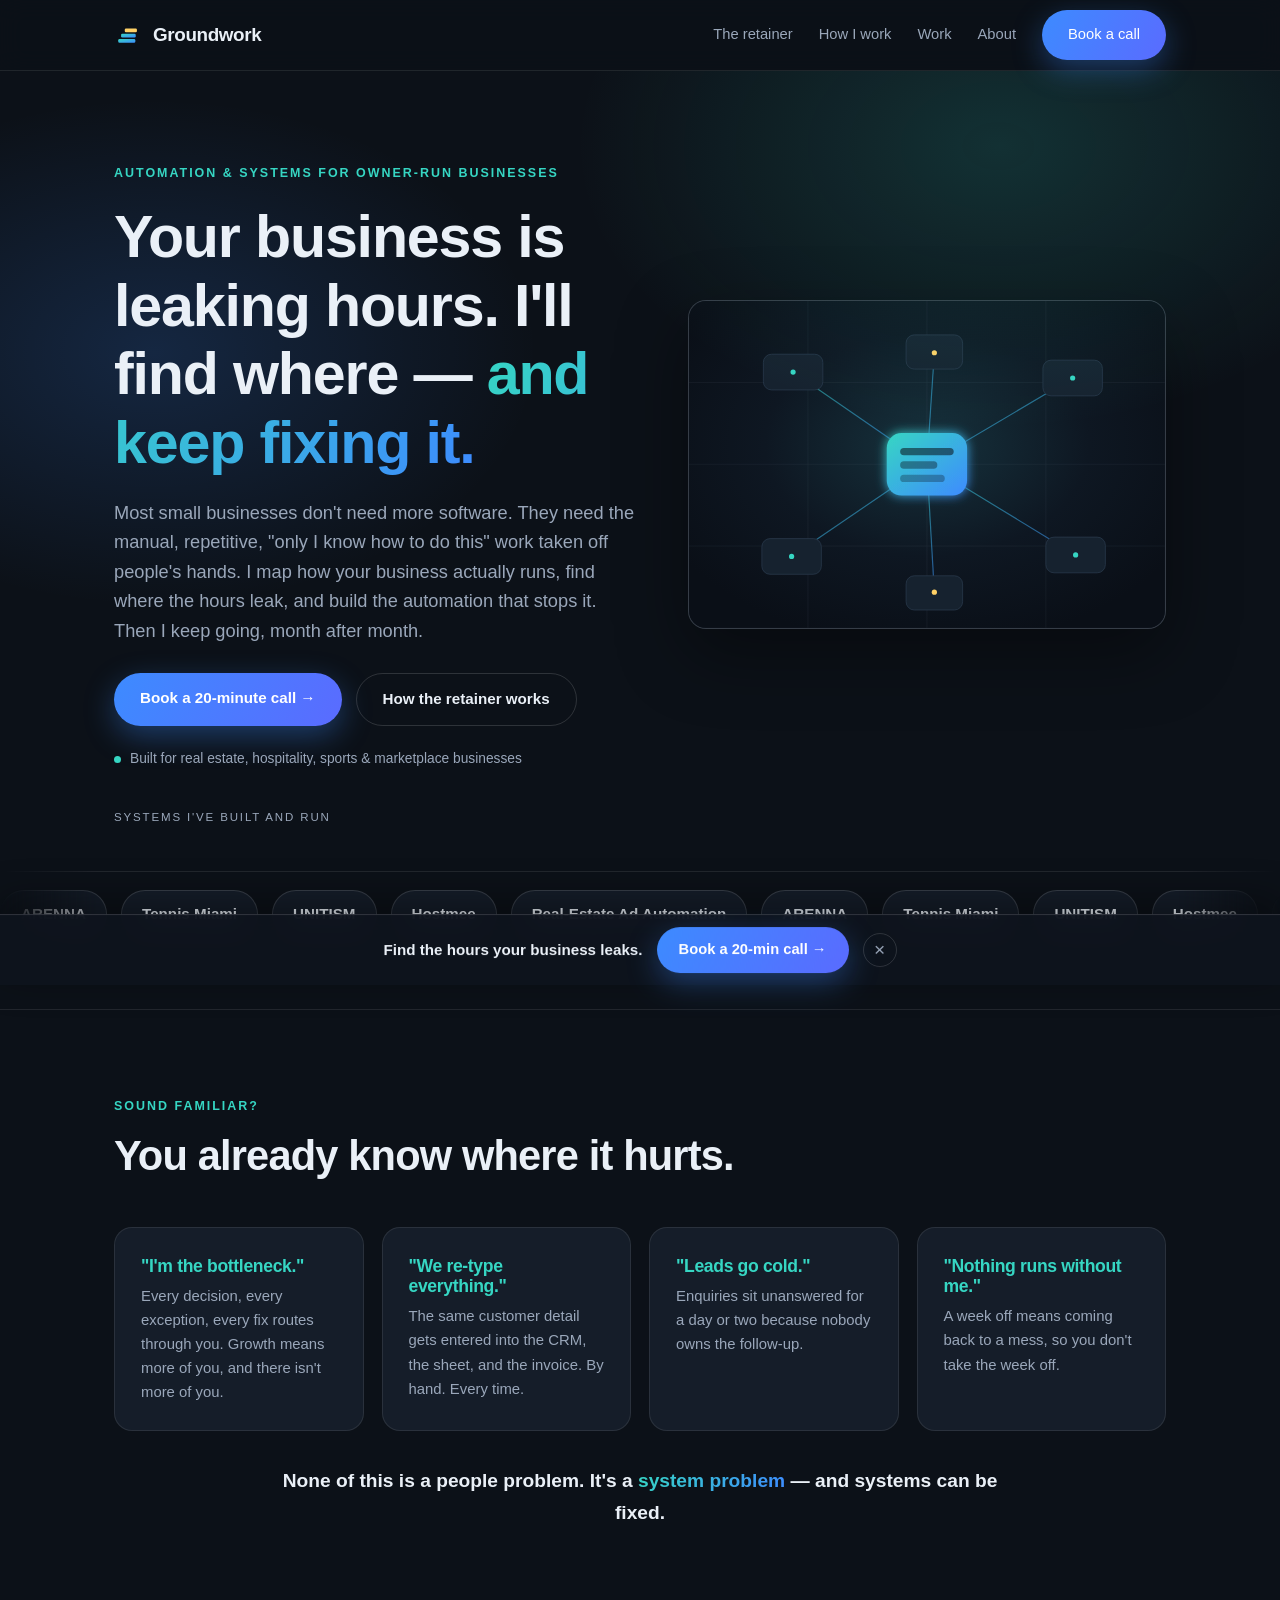
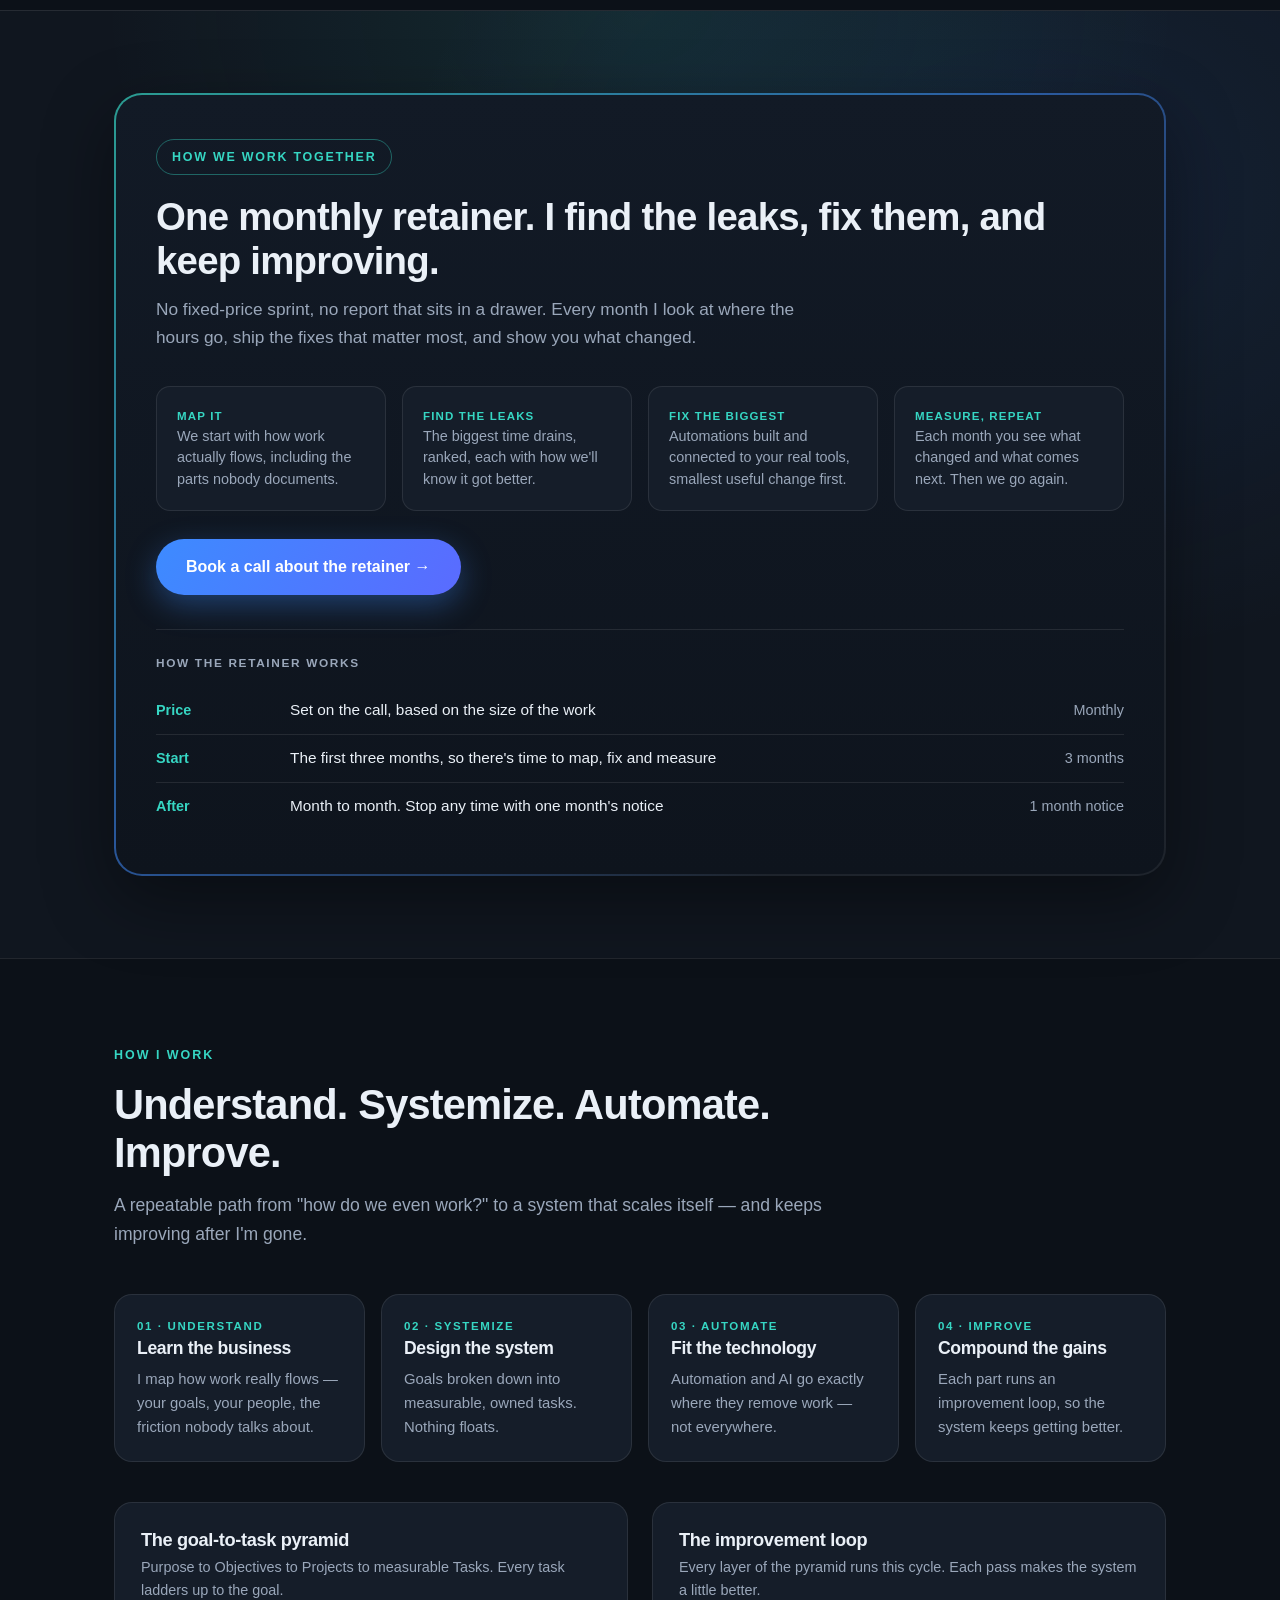
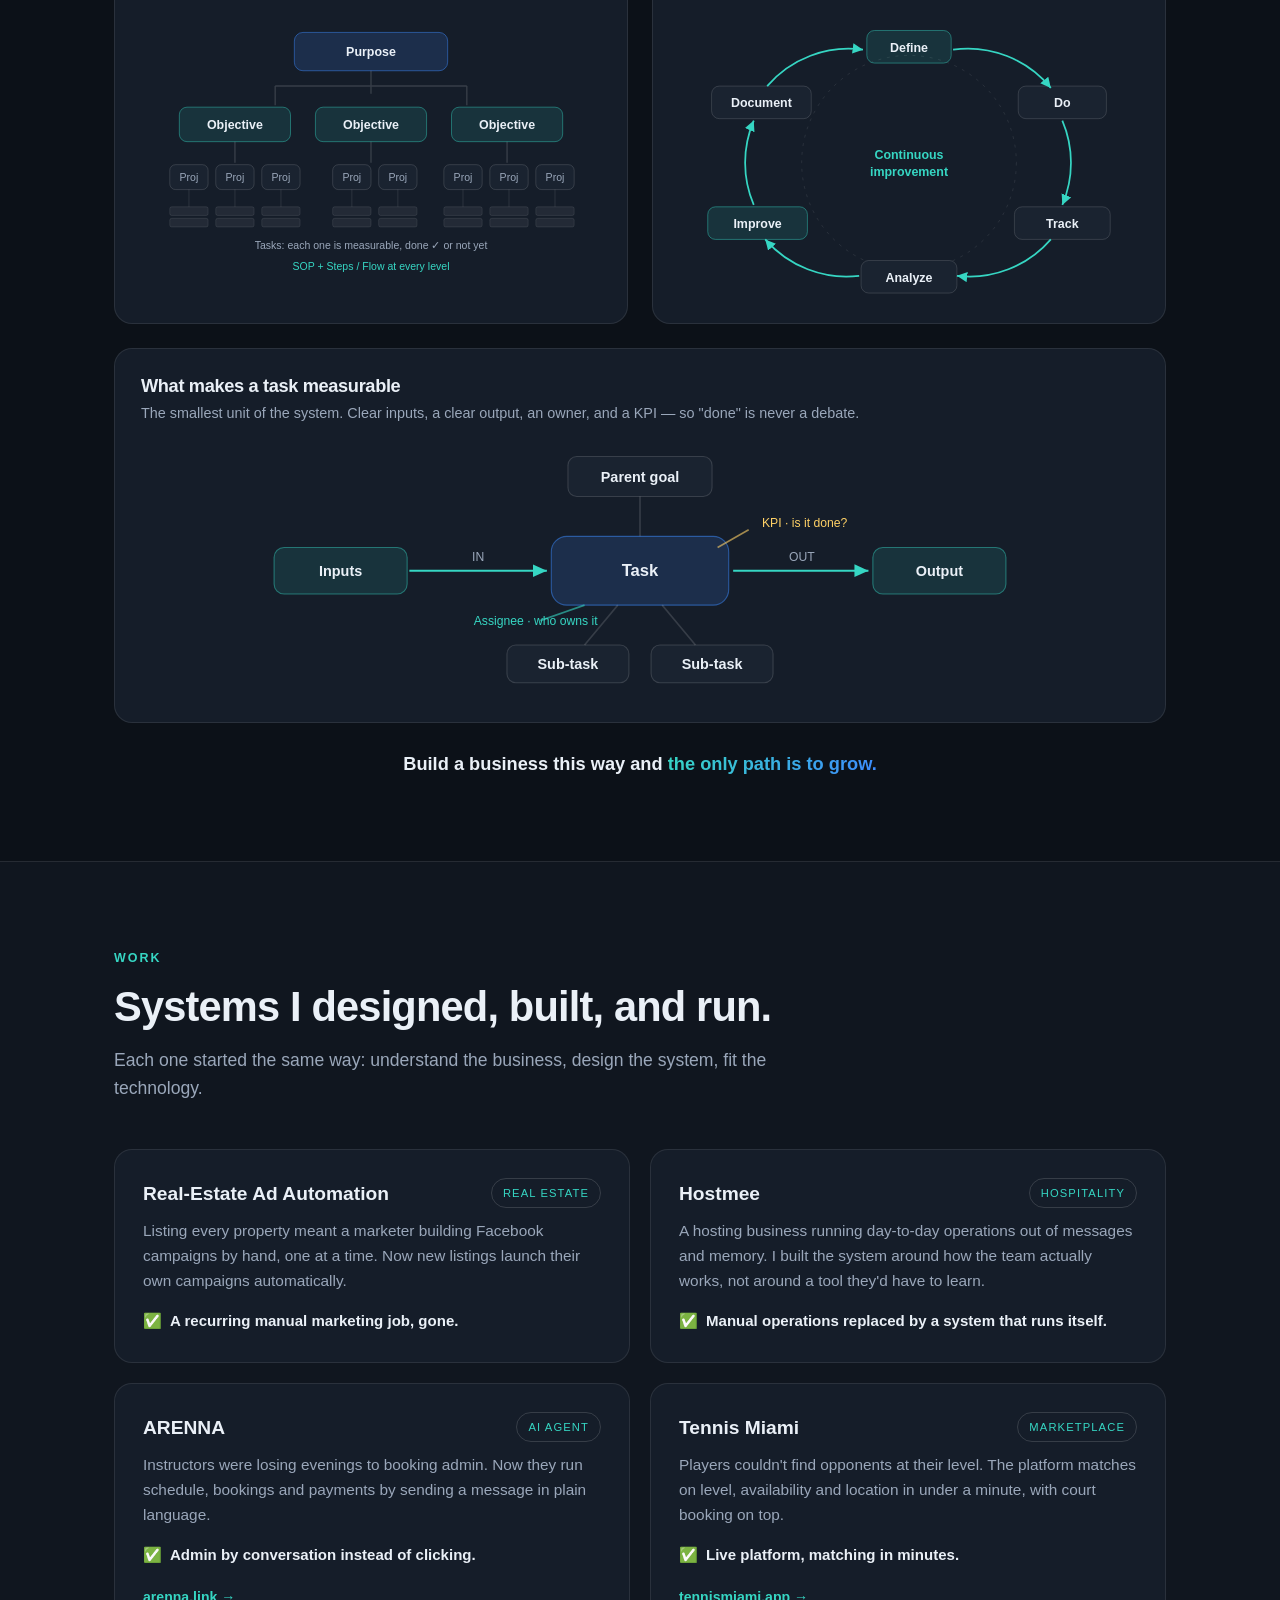
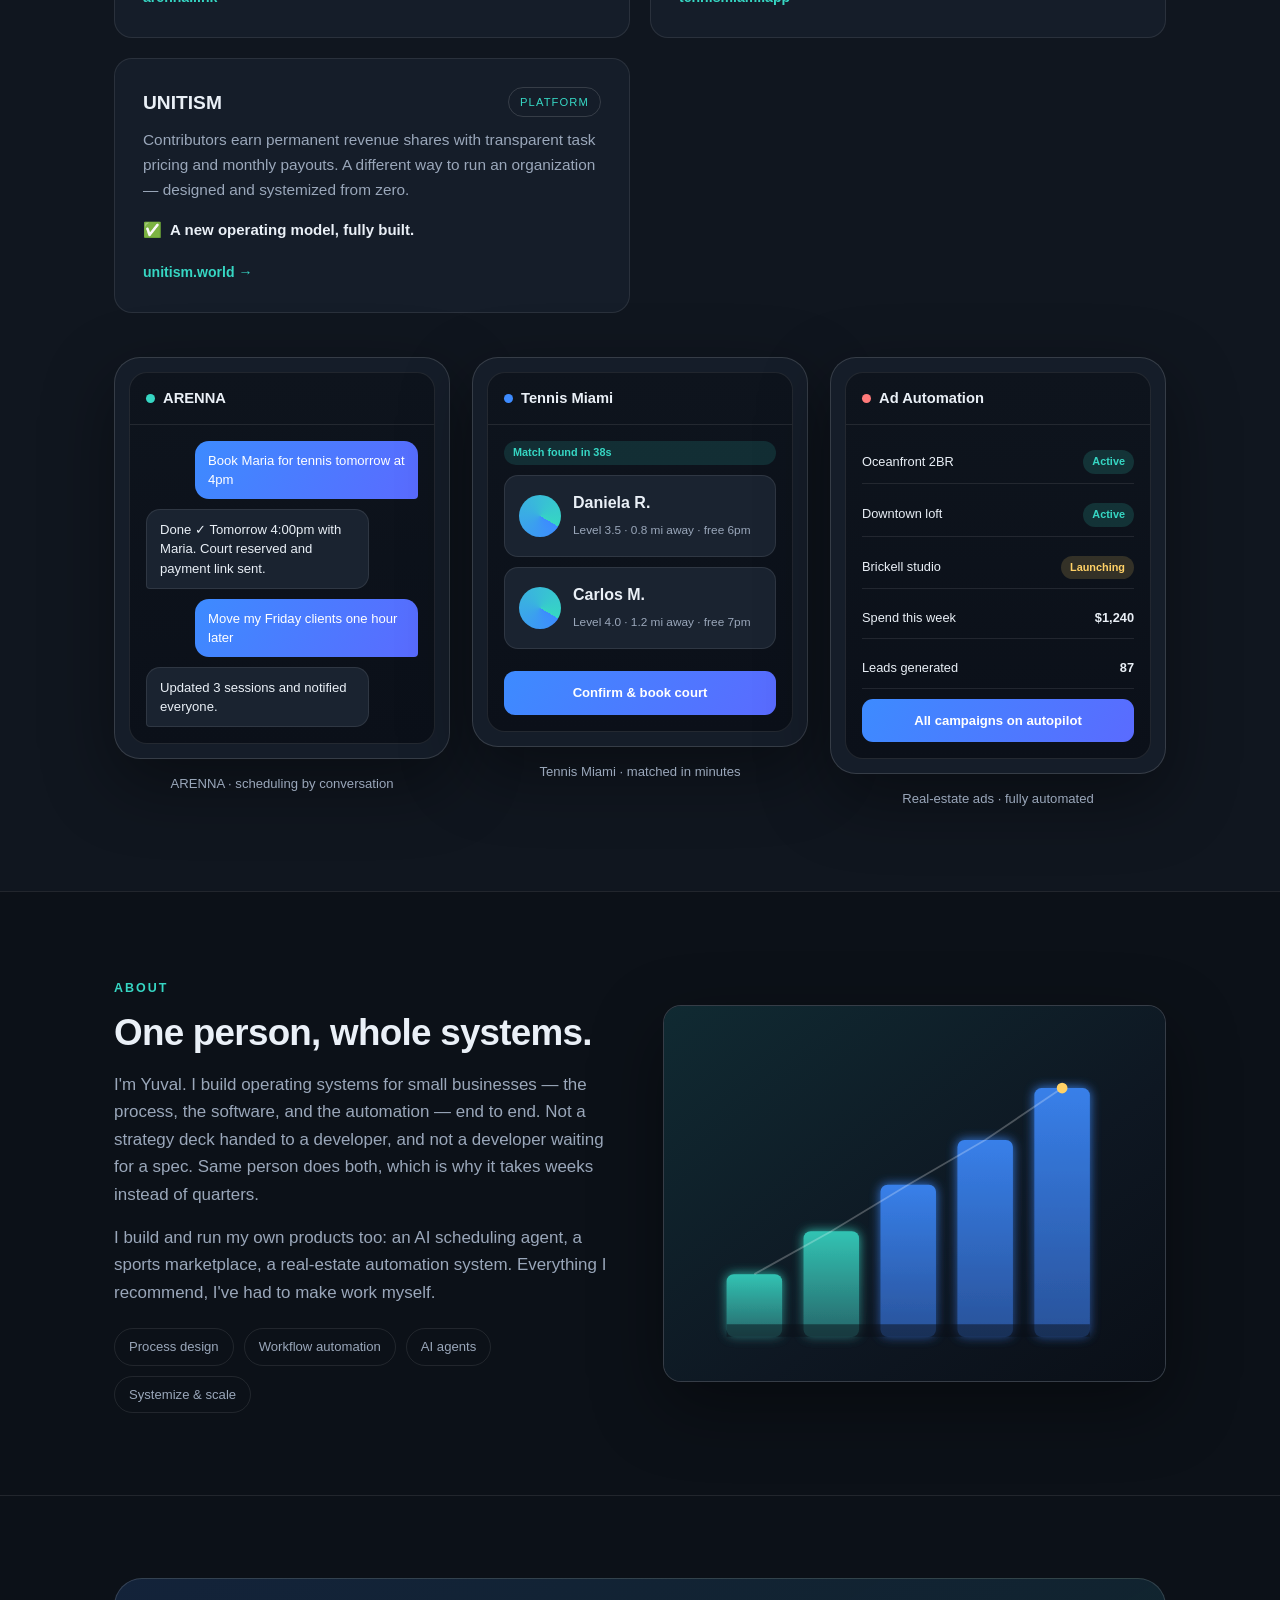
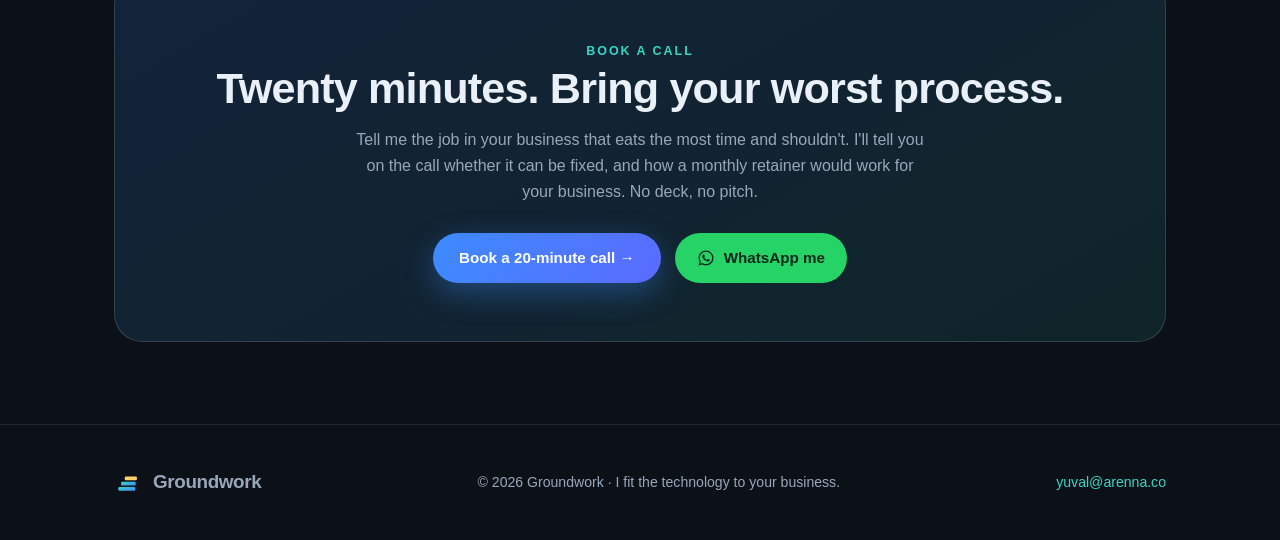
<file: index.html>
<!DOCTYPE html>
<html lang="en">
<head>
<meta charset="UTF-8" />
<meta name="viewport" content="width=device-width, initial-scale=1.0" />
<title>Groundwork — I find the hours your business loses, and automate them</title>
<!-- Groundwork site, deployed from GitHub via Vercel -->
<meta name="description" content="I find the manual, repetitive work your business loses hours to every week, automate it away, and keep improving it month after month. Book a 20-minute call." />
<link rel="canonical" href="https://groundwork-woad.vercel.app/" />

<!-- Open Graph / social (WhatsApp, LinkedIn) -->
<meta property="og:type" content="website" />
<meta property="og:site_name" content="Groundwork" />
<meta property="og:title" content="Your business is leaking hours. I'll find where — and keep fixing it." />
<meta property="og:description" content="I map how your business actually runs, find where the hours leak, and build the automation that stops it, then keep improving it every month. Book a 20-minute call." />
<meta property="og:url" content="https://groundwork-woad.vercel.app/" />
<meta property="og:image" content="https://groundwork-woad.vercel.app/og.png" />
<meta property="og:image:width" content="1200" />
<meta property="og:image:height" content="630" />
<meta name="twitter:card" content="summary_large_image" />
<meta name="twitter:title" content="Your business is leaking hours. I'll find where — and keep fixing it." />
<meta name="twitter:description" content="I find the manual work your business loses hours to, automate it, and keep improving it on a monthly retainer." />
<meta name="twitter:image" content="https://groundwork-woad.vercel.app/og.png" />
<meta name="theme-color" content="#0c1118" />

<link rel="icon" type="image/svg+xml" href="data:image/svg+xml,%3Csvg%20xmlns='http://www.w3.org/2000/svg'%20viewBox='0%200%2064%2064'%3E%3Crect%20width='64'%20height='64'%20rx='14'%20fill='%230c1118'/%3E%3Crect%20x='10'%20y='42'%20width='44'%20height='9'%20rx='3'%20fill='%2336d6c3'/%3E%3Crect%20x='14'%20y='29'%20width='38'%20height='9'%20rx='3'%20fill='%233d8bff'/%3E%3Crect%20x='22'%20y='16'%20width='30'%20height='9'%20rx='3'%20fill='%23ffd166'/%3E%3C/svg%3E" />
<link rel="apple-touch-icon" href="data:image/svg+xml,%3Csvg%20xmlns='http://www.w3.org/2000/svg'%20viewBox='0%200%2064%2064'%3E%3Crect%20width='64'%20height='64'%20rx='14'%20fill='%230c1118'/%3E%3Crect%20x='10'%20y='42'%20width='44'%20height='9'%20rx='3'%20fill='%2336d6c3'/%3E%3Crect%20x='14'%20y='29'%20width='38'%20height='9'%20rx='3'%20fill='%233d8bff'/%3E%3Crect%20x='22'%20y='16'%20width='30'%20height='9'%20rx='3'%20fill='%23ffd166'/%3E%3C/svg%3E" />

<!-- JSON-LD: ProfessionalService -->
<script type="application/ld+json">
{
  "@context": "https://schema.org",
  "@type": "ProfessionalService",
  "name": "Groundwork",
  "url": "https://groundwork-woad.vercel.app/",
  "image": "https://groundwork-woad.vercel.app/og.png",
  "description": "I find the manual, repetitive work owner-run businesses lose hours to every week, automate it, and keep improving it on a monthly retainer.",
  "email": "yuval@arenna.co",
  "founder": { "@type": "Person", "name": "Yuval" },
  "areaServed": "Worldwide",
  "serviceType": ["Business systemization", "Workflow automation", "AI agents"],
  "makesOffer": {
    "@type": "Offer",
    "name": "Monthly operating retainer",
    "description": "An ongoing monthly engagement: I map how the business runs, find where the hours leak, automate the biggest leaks, and measure what changed. Scoped and priced on a 20-minute call."
  }
}
</script>

<style>
  :root{
    --bg:#0c1118; --bg-soft:#10161f; --panel:#151d29; --panel-2:#1a2330;
    --line:rgba(255,255,255,.09); --line-2:rgba(255,255,255,.14);
    --text:#eaf0f7; --muted:#9aa7ba;
    --brand:#3d8bff; --brand-2:#36d6c3; --accent:#ffd166;
    --radius:18px; --maxw:1100px; --shadow:0 24px 70px rgba(0,0,0,.4);
  }
  *{box-sizing:border-box;margin:0;padding:0}
  html{scroll-behavior:smooth}
  body{font-family:-apple-system,BlinkMacSystemFont,"Segoe UI",Inter,Roboto,Helvetica,Arial,sans-serif;
    background:var(--bg);color:var(--text);line-height:1.62;-webkit-font-smoothing:antialiased}
  a{color:inherit;text-decoration:none}

  /* Accessible focus (keyboard) */
  a:focus-visible,button:focus-visible{outline:3px solid var(--brand-2);outline-offset:3px;border-radius:8px}

  .skip{position:absolute;left:-999px;top:0;z-index:200;background:var(--brand);color:#fff;padding:12px 18px;border-radius:0 0 10px 0;font-weight:600}
  .skip:focus{left:0}

  .wrap{max-width:var(--maxw);margin:0 auto;padding:0 24px}
  .eyebrow{font-size:.78rem;letter-spacing:.16em;text-transform:uppercase;color:var(--brand-2);font-weight:600}
  h1,h2,h3,h4{line-height:1.16;letter-spacing:-.02em}
  .btn{display:inline-block;padding:13px 26px;border-radius:999px;font-weight:600;font-size:.95rem;
    transition:transform .15s ease,box-shadow .15s ease,border-color .15s ease,color .15s ease;cursor:pointer}
  .btn-primary{background:linear-gradient(120deg,var(--brand),#5a6bff);color:#fff;box-shadow:0 10px 30px rgba(61,139,255,.35)}
  .btn-primary:hover{transform:translateY(-2px)}
  .btn-ghost{border:1px solid var(--line-2);color:var(--text)}
  .btn-ghost:hover{border-color:var(--brand-2);color:var(--brand-2)}

  header.nav{position:sticky;top:0;z-index:50;backdrop-filter:blur(12px);background:rgba(12,17,24,.74);border-bottom:1px solid var(--line)}
  .nav-inner{display:flex;align-items:center;justify-content:space-between;height:70px}
  .logo{display:flex;align-items:center;gap:11px;font-weight:700;letter-spacing:-.02em;font-size:1.18rem}
  .logo .mark{width:28px;height:26px;display:block;flex:none}
  .nav-links{display:flex;gap:26px;align-items:center}
  .nav-links a{color:var(--muted);font-size:.92rem;font-weight:500}
  .nav-links a:hover{color:var(--text)}
  .nav-links a.nav-cta{color:#fff}
  @media(max-width:820px){.nav-links a:not(.nav-cta){display:none}}

  .hero{position:relative;overflow:hidden;padding:88px 0 52px}
  .hero::before{content:"";position:absolute;inset:0;pointer-events:none;
    background:radial-gradient(55% 50% at 78% 8%,rgba(54,214,195,.16),transparent 60%),radial-gradient(50% 45% at 12% 30%,rgba(61,139,255,.18),transparent 60%)}
  .hero-inner{position:relative;max-width:880px}
  .hero h1{font-size:clamp(2.05rem,5.4vw,3.7rem);margin:18px 0 20px;font-weight:760}
  .hero h1 .hl{background:linear-gradient(120deg,var(--brand-2),var(--brand));-webkit-background-clip:text;background-clip:text;color:transparent}
  .hero p.lead{font-size:1.14rem;color:var(--muted);max-width:660px}
  .hero-cta{display:flex;gap:14px;margin-top:28px;flex-wrap:wrap}
  .trust{margin-top:22px;font-size:.86rem;color:var(--muted);display:flex;align-items:center;gap:9px}
  .trust .tdot{width:7px;height:7px;border-radius:50%;background:var(--brand-2);flex:none}

  /* MARQUEE */
  .marquee{margin-top:44px;border-top:1px solid var(--line);border-bottom:1px solid var(--line);padding:18px 0;position:relative;overflow:hidden;
    -webkit-mask-image:linear-gradient(90deg,transparent,#000 8%,#000 92%,transparent);mask-image:linear-gradient(90deg,transparent,#000 8%,#000 92%,transparent)}
  .track{display:flex;gap:14px;width:max-content;animation:scroll 26s linear infinite}
  .marquee:hover .track{animation-play-state:paused}
  @keyframes scroll{to{transform:translateX(-50%)}}
  .chip{display:flex;align-items:center;gap:10px;padding:11px 20px;border:1px solid var(--line-2);border-radius:999px;
    background:var(--panel);white-space:nowrap;font-weight:650;font-size:.95rem}

  section{padding:82px 0;border-top:1px solid var(--line)}
  .section-head{max-width:720px;margin-bottom:46px}
  .section-head h2{font-size:clamp(1.8rem,3.6vw,2.6rem);margin:14px 0}
  .section-head p{color:var(--muted);font-size:1.1rem}
  .band{background:var(--bg-soft)}

  /* PAIN */
  .cards{display:grid;grid-template-columns:repeat(4,1fr);gap:18px}
  @media(max-width:900px){.cards{grid-template-columns:1fr 1fr}}
  @media(max-width:560px){.cards{grid-template-columns:1fr}}
  .card{background:var(--panel);border:1px solid var(--line);border-radius:var(--radius);padding:26px;transition:transform .2s ease,border-color .2s ease}
  .card:hover{transform:translateY(-4px);border-color:rgba(54,214,195,.4)}
  .card .step-k{font-size:.72rem;letter-spacing:.14em;text-transform:uppercase;color:var(--brand-2);font-weight:600}
  .card h3{font-size:1.1rem;margin:2px 0 8px}
  .card p{color:var(--muted);font-size:.93rem}
  .pain-quote{color:var(--brand-2)}
  .closing{margin-top:34px;font-size:1.2rem;font-weight:600;text-align:center;max-width:760px;margin-left:auto;margin-right:auto}
  .closing span{background:linear-gradient(120deg,var(--brand-2),var(--brand));-webkit-background-clip:text;background-clip:text;color:transparent}

  /* OFFER — the conversion peak, treated as a product */
  .offer{background:
      radial-gradient(60% 60% at 50% 0%,rgba(54,214,195,.10),transparent 70%),
      radial-gradient(70% 70% at 80% 20%,rgba(61,139,255,.10),transparent 70%),
      var(--bg-soft)}
  .offer-card{position:relative;border-radius:28px;padding:2px;background:linear-gradient(140deg,rgba(54,214,195,.7),rgba(61,139,255,.55) 45%,rgba(255,255,255,.06) 80%);box-shadow:var(--shadow)}
  .offer-inner{background:linear-gradient(180deg,#121a26,#0e141d);border-radius:26px;padding:44px 40px}
  @media(max-width:560px){.offer-inner{padding:30px 22px}}
  .offer-badge{display:inline-flex;align-items:center;gap:9px;font-size:.78rem;letter-spacing:.14em;text-transform:uppercase;color:var(--brand-2);font-weight:700;border:1px solid rgba(54,214,195,.4);border-radius:999px;padding:7px 15px}
  .offer h2.offer-h{font-size:clamp(1.7rem,3.4vw,2.4rem);margin:20px 0 12px}
  .offer .price{color:var(--accent)}
  .offer-sub{color:var(--muted);font-size:1.08rem;max-width:640px}
  .steps{display:grid;grid-template-columns:repeat(4,1fr);gap:16px;margin:34px 0 8px}
  @media(max-width:820px){.steps{grid-template-columns:1fr 1fr}}
  @media(max-width:480px){.steps{grid-template-columns:1fr}}
  .step{background:var(--panel);border:1px solid var(--line);border-radius:14px;padding:20px}
  .step .day{font-size:.72rem;letter-spacing:.1em;text-transform:uppercase;color:var(--brand-2);font-weight:700}
  .step h4{font-size:1rem;margin:8px 0 6px}
  .step p{color:var(--muted);font-size:.9rem;line-height:1.5}
  .guarantee{display:flex;gap:14px;align-items:flex-start;margin-top:26px;background:rgba(255,209,102,.09);border:1px solid rgba(255,209,102,.35);border-radius:14px;padding:18px 20px}
  .guarantee .g-ic{font-size:1.3rem;line-height:1;flex:none}
  .guarantee p{font-size:1.02rem;font-weight:600}
  .guarantee p span{color:var(--accent)}
  .offer-cta{margin-top:28px;display:flex;gap:14px;flex-wrap:wrap;align-items:center}
  .offer-cta .btn-primary{font-size:1rem;padding:15px 30px}
  .ladder{margin-top:34px;border-top:1px solid var(--line);padding-top:24px}
  .ladder .lh{font-size:.74rem;letter-spacing:.14em;text-transform:uppercase;color:var(--muted);font-weight:600;margin-bottom:14px}
  .lrow{display:grid;grid-template-columns:120px 1fr auto;gap:14px;align-items:baseline;padding:11px 0;border-bottom:1px solid var(--line)}
  .lrow:last-child{border-bottom:none}
  .lrow .lstep{color:var(--brand-2);font-weight:700;font-size:.9rem}
  .lrow .lwhat{color:var(--text);font-size:.96rem}
  .lrow .lprice{color:var(--muted);font-size:.9rem;white-space:nowrap;text-align:right}
  @media(max-width:560px){.lrow{grid-template-columns:1fr auto;gap:4px 14px}.lrow .lwhat{grid-column:1 / -1;order:3;color:var(--muted);font-size:.9rem}}
  .ladder .note{margin-top:16px;color:var(--muted);font-size:.9rem}

  /* HOW I WORK */
  .mini{display:grid;grid-template-columns:repeat(4,1fr);gap:16px;margin-bottom:40px}
  @media(max-width:900px){.mini{grid-template-columns:1fr 1fr}}
  @media(max-width:560px){.mini{grid-template-columns:1fr}}
  .mini .card{padding:22px}
  .method-grid{display:grid;grid-template-columns:1fr 1fr;gap:24px;margin-top:8px}
  @media(max-width:840px){.method-grid{grid-template-columns:1fr}}
  .diagram{background:var(--panel);border:1px solid var(--line);border-radius:var(--radius);padding:26px}
  .diagram h3{font-size:1.14rem;margin-bottom:6px}
  .diagram p{color:var(--muted);font-size:.9rem;margin-bottom:16px}
  .diagram svg{width:100%;height:auto;display:block}
  .full{grid-column:1 / -1}
  .method-note{margin-top:26px;text-align:center;font-size:1.14rem;color:var(--text);font-weight:600}
  .method-note span{background:linear-gradient(120deg,var(--brand-2),var(--brand));-webkit-background-clip:text;background-clip:text;color:transparent}

  /* WORK */
  .cases{display:grid;grid-template-columns:1fr 1fr;gap:20px}
  @media(max-width:840px){.cases{grid-template-columns:1fr}}
  .case{background:var(--panel);border:1px solid var(--line);border-radius:var(--radius);padding:28px;display:flex;flex-direction:column;gap:10px;transition:border-color .2s ease,transform .2s ease}
  .case:hover{border-color:var(--line-2);transform:translateY(-3px)}
  .case .top{display:flex;align-items:center;justify-content:space-between;gap:10px}
  .case .name{font-size:1.2rem;font-weight:700}
  .case .badge{font-size:.7rem;letter-spacing:.1em;text-transform:uppercase;color:var(--brand-2);border:1px solid var(--line-2);border-radius:999px;padding:5px 11px;white-space:nowrap}
  .case .what{color:var(--muted);font-size:.96rem}
  .case .res{margin-top:6px;font-size:.94rem;display:flex;gap:8px;align-items:flex-start}
  .case .res b{color:var(--text)}
  .case a.link{margin-top:auto;color:var(--brand-2);font-size:.88rem;font-weight:600;padding-top:8px}

  /* MOCKUPS */
  .mocks{display:grid;grid-template-columns:repeat(3,1fr);gap:22px;margin-top:44px}
  @media(max-width:780px){.mocks{grid-template-columns:1fr;max-width:360px;margin:44px auto 0}}
  .phone{background:var(--panel);border:1px solid var(--line-2);border-radius:26px;padding:14px;box-shadow:var(--shadow)}
  .phone .screen{background:linear-gradient(180deg,#0e141d,#0b1019);border:1px solid var(--line);border-radius:18px;overflow:hidden;min-height:360px;display:flex;flex-direction:column}
  .ph-top{display:flex;align-items:center;gap:8px;padding:14px 16px;border-bottom:1px solid var(--line);font-weight:700;font-size:.92rem}
  .ph-top .d{width:9px;height:9px;border-radius:50%}
  .ph-body{padding:16px;display:flex;flex-direction:column;gap:10px;flex:1}
  .bubble{max-width:82%;padding:10px 13px;border-radius:14px;font-size:.82rem;line-height:1.45}
  .bubble.me{align-self:flex-end;background:linear-gradient(120deg,var(--brand),#5a6bff);color:#fff;border-bottom-right-radius:4px}
  .bubble.ai{align-self:flex-start;background:var(--panel-2);border:1px solid var(--line);border-bottom-left-radius:4px}
  .mlabel{text-align:center;font-size:.82rem;color:var(--muted);margin-top:14px}
  .tm-card{background:var(--panel-2);border:1px solid var(--line);border-radius:14px;padding:14px;display:flex;gap:12px;align-items:center}
  .tm-ava{width:42px;height:42px;border-radius:50%;background:conic-gradient(from 120deg,var(--brand),var(--brand-2));flex:none}
  .tm-card small{color:var(--muted);font-size:.74rem}
  .pill-tag{display:inline-block;font-size:.68rem;padding:3px 9px;border-radius:999px;background:rgba(54,214,195,.14);color:var(--brand-2);font-weight:600}
  .row{display:flex;align-items:center;justify-content:space-between;font-size:.8rem;padding:9px 0;border-bottom:1px solid var(--line)}
  .row:last-child{border-bottom:none}
  .row .st{font-size:.68rem;padding:3px 9px;border-radius:999px;font-weight:600}
  .st.on{background:rgba(54,214,195,.16);color:var(--brand-2)}
  .st.run{background:rgba(255,209,102,.16);color:var(--accent)}
  .btn-mini{margin-top:auto;text-align:center;background:linear-gradient(120deg,var(--brand),#5a6bff);color:#fff;border-radius:11px;padding:11px;font-weight:650;font-size:.82rem}

  /* ABOUT */
  .about{display:grid;grid-template-columns:1fr 1fr;gap:46px;align-items:center}
  @media(max-width:840px){.about{grid-template-columns:1fr}}
  .about p{color:var(--muted);font-size:1.06rem;margin-top:16px}
  .pills{display:flex;gap:10px;flex-wrap:wrap;margin-top:22px}
  .pill{font-size:.82rem;padding:7px 14px;border-radius:999px;border:1px solid var(--line);color:var(--muted)}

  /* FINAL CTA */
  .cta-box{background:linear-gradient(150deg,rgba(61,139,255,.15),rgba(54,214,195,.1));border:1px solid var(--line-2);border-radius:28px;padding:58px 32px;text-align:center}
  .cta-box h2{font-size:clamp(1.8rem,4vw,2.7rem);margin-bottom:14px}
  .cta-box p{color:var(--muted);max-width:580px;margin:0 auto 28px}
  .cta-actions{display:flex;gap:14px;flex-wrap:wrap;justify-content:center}
  .btn-wa{display:inline-flex;align-items:center;gap:9px;background:#25D366;color:#06251a;font-weight:700;border-radius:999px;padding:13px 22px;font-size:.95rem;transition:transform .15s ease}
  .btn-wa:hover{transform:translateY(-2px)}

  footer{padding:42px 0;border-top:1px solid var(--line);color:var(--muted);font-size:.88rem}
  .foot-inner{display:flex;justify-content:space-between;gap:20px;flex-wrap:wrap;align-items:center}

  /* STICKY COMPACT CTA */
  .sticky-cta{position:fixed;left:0;right:0;bottom:0;z-index:60;display:flex;align-items:center;gap:14px;justify-content:center;
    padding:12px 16px calc(12px + env(safe-area-inset-bottom));background:rgba(14,20,29,.94);backdrop-filter:blur(12px);
    border-top:1px solid var(--line-2);transform:translateY(120%);transition:transform .35s ease;box-shadow:0 -12px 40px rgba(0,0,0,.4)}
  .sticky-cta.show{transform:translateY(0)}
  .sticky-cta .sc-text{font-weight:600;font-size:.95rem}
  @media(max-width:600px){.sticky-cta .sc-text{display:none}}
  .sticky-cta .btn-primary{padding:11px 22px;font-size:.92rem}
  .sc-close{background:transparent;border:1px solid var(--line-2);color:var(--muted);width:34px;height:34px;border-radius:50%;font-size:1.2rem;line-height:1;cursor:pointer;flex:none}
  .sc-close:hover{color:var(--text);border-color:var(--line-2)}

  .reveal{opacity:0;transform:translateY(18px);transition:opacity .6s ease,transform .6s ease}
  .reveal.in{opacity:1;transform:none}

  .d-box{fill:var(--panel-2);stroke:var(--line-2)}
  .d-box-accent{fill:rgba(61,139,255,.16);stroke:rgba(61,139,255,.5)}
  .d-box-2{fill:rgba(54,214,195,.12);stroke:rgba(54,214,195,.45)}
  .d-txt{fill:var(--text);font-size:13px;font-weight:600;font-family:inherit}
  .d-txt-sm{fill:var(--muted);font-size:11px;font-family:inherit}
  .d-line{stroke:var(--line-2);stroke-width:1.5;fill:none}
  .d-arrow{stroke:var(--brand-2);stroke-width:1.8;fill:none}

  /* IMAGES */
  .imgwrap{border:1px solid var(--line-2);border-radius:var(--radius);overflow:hidden;box-shadow:var(--shadow);background:var(--panel)}
  .imgwrap img,.imgwrap svg{display:block;width:100%;height:100%;object-fit:cover}
  .hero-grid{display:grid;grid-template-columns:1.05fr .95fr;gap:46px;align-items:center}
  @media(max-width:900px){.hero-grid{grid-template-columns:1fr;gap:30px}}
  .hero-grid .imgwrap{aspect-ratio:16/11}
  .about .imgwrap{aspect-ratio:4/3}

  @media(max-width:480px){
    .hero{padding:34px 0 40px}
    .hero h1{font-size:1.9rem;margin:16px 0 16px}
    .hero p.lead{font-size:1.02rem}
    .hero-cta{margin-top:22px}
    .hero-cta .btn{width:100%;text-align:center}
    section{padding:64px 0}
    .section-head{margin-bottom:34px}
  }

  /* Respect reduced motion */
  @media(prefers-reduced-motion:reduce){
    html{scroll-behavior:auto}
    .track{animation:none}
    .reveal{opacity:1;transform:none;transition:none}
    .btn,.card,.case,.btn-wa,.btn-primary,.sticky-cta{transition:none}
    .btn-primary:hover,.card:hover,.case:hover,.btn-wa:hover{transform:none}
  }
</style>
<noscript><style>.reveal{opacity:1;transform:none}</style></noscript>
</head>
<body>

<a href="#main" class="skip">Skip to content</a>

<header class="nav">
  <div class="wrap nav-inner">
    <a href="#top" class="logo"><svg class="mark" viewBox="0 0 64 64" width="28" height="26" aria-hidden="true"><defs><linearGradient id="lgN" x1="0" y1="0" x2="1" y2="1"><stop offset="0" stop-color="#36d6c3"/><stop offset="1" stop-color="#3d8bff"/></linearGradient></defs><rect x="8" y="42" width="42" height="9" rx="3" fill="url(#lgN)"/><rect x="15" y="29" width="36" height="9" rx="3" fill="url(#lgN)"/><rect x="24" y="16" width="30" height="9" rx="3" fill="#ffd166"/></svg> Groundwork</a>
    <nav class="nav-links" aria-label="Primary">
      <a href="#offer">The retainer</a>
      <a href="#method">How I work</a>
      <a href="#work">Work</a>
      <a href="#about">About</a>
      <a href="#book" class="btn btn-primary nav-cta" data-book>Book a call</a>
    </nav>
  </div>
</header>

<a id="top"></a>
<main id="main">

<!-- HERO -->
<section class="hero" style="border-top:none" aria-labelledby="hero-h">
  <div class="wrap">
    <div class="hero-grid">
      <div class="hero-inner">
        <span class="eyebrow">Automation &amp; systems for owner-run businesses</span>
        <h1 id="hero-h">Your business is leaking hours. I'll find where — <span class="hl">and keep fixing it.</span></h1>
        <p class="lead">Most small businesses don't need more software. They need the manual, repetitive, "only I know how to do this" work taken off people's hands. I map how your business actually runs, find where the hours leak, and build the automation that stops it. Then I keep going, month after month.</p>
        <div class="hero-cta">
          <a href="#book" class="btn btn-primary" data-book>Book a 20-minute call →</a>
          <a href="#offer" class="btn btn-ghost">How the retainer works</a>
        </div>
        <p class="trust"><span class="tdot" aria-hidden="true"></span> Built for real estate, hospitality, sports &amp; marketplace businesses</p>
      </div>
      <div class="imgwrap art"><svg viewBox="0 0 640 440" width="100%" height="100%" preserveAspectRatio="xMidYMid slice" xmlns="http://www.w3.org/2000/svg" role="img" aria-label="Modular technology assembling around a single business core">
        <defs>
          <radialGradient id="hg" cx="50%" cy="44%" r="62%"><stop offset="0%" stop-color="#16323d"/><stop offset="55%" stop-color="#0e1722"/><stop offset="100%" stop-color="#0a0f17"/></radialGradient>
          <linearGradient id="hb" x1="0" y1="0" x2="1" y2="1"><stop offset="0" stop-color="#36d6c3"/><stop offset="1" stop-color="#3d8bff"/></linearGradient>
          <filter id="hglow" x="-60%" y="-60%" width="220%" height="220%"><feGaussianBlur stdDeviation="7" result="b"/><feMerge><feMergeNode in="b"/><feMergeNode in="SourceGraphic"/></feMerge></filter>
        </defs>
        <rect width="640" height="440" fill="url(#hg)"/>
        <g stroke="#9aa7ba" stroke-width="1" opacity=".09">
          <path d="M0 110H640M0 220H640M0 330H640M160 0V440M320 0V440M480 0V440"/>
        </g>
        <g stroke="url(#hb)" stroke-width="1.6" fill="none" opacity=".55">
          <path d="M320 220 L140 96"/><path d="M320 220 L516 104"/><path d="M320 220 L138 344"/><path d="M320 220 L520 342"/><path d="M320 220 L330 70"/><path d="M320 220 L330 392"/>
        </g>
        <g fill="#16222f" stroke="#2a3a4d">
          <rect x="100" y="72" width="80" height="48" rx="11"/><rect x="476" y="80" width="80" height="48" rx="11"/>
          <rect x="98" y="320" width="80" height="48" rx="11"/><rect x="480" y="318" width="80" height="48" rx="11"/>
          <rect x="292" y="46" width="76" height="46" rx="11"/><rect x="292" y="370" width="76" height="46" rx="11"/>
        </g>
        <g fill="#36d6c3"><circle cx="140" cy="96" r="3.5"/><circle cx="516" cy="104" r="3.5"/><circle cx="138" cy="344" r="3.5"/><circle cx="520" cy="342" r="3.5"/></g>
        <g fill="#ffd166"><circle cx="330" cy="70" r="3.5"/><circle cx="330" cy="392" r="3.5"/></g>
        <g filter="url(#hglow)"><rect x="266" y="178" width="108" height="84" rx="20" fill="url(#hb)"/></g>
        <rect x="284" y="198" width="72" height="10" rx="5" fill="#0a0f17" opacity=".55"/>
        <rect x="284" y="216" width="50" height="10" rx="5" fill="#0a0f17" opacity=".4"/>
        <rect x="284" y="234" width="60" height="10" rx="5" fill="#0a0f17" opacity=".3"/>
      </svg></div>
    </div>
  </div>

  <!-- ANIMATED PRODUCT MARQUEE -->
  <div class="wrap"><div class="label" style="font-size:.72rem;letter-spacing:.16em;text-transform:uppercase;color:var(--muted);margin:38px 0 0">Systems I've built and run</div></div>
  <div class="marquee" aria-hidden="true">
    <div class="track">
      <span class="chip">ARENNA</span>
      <span class="chip">Tennis Miami</span>
      <span class="chip">UNITISM</span>
      <span class="chip">Hostmee</span>
      <span class="chip">Real-Estate Ad Automation</span>
      <!-- duplicate for seamless loop -->
      <span class="chip">ARENNA</span>
      <span class="chip">Tennis Miami</span>
      <span class="chip">UNITISM</span>
      <span class="chip">Hostmee</span>
      <span class="chip">Real-Estate Ad Automation</span>
    </div>
  </div>
</section>

<!-- THE PAIN -->
<section id="pain" aria-labelledby="pain-h">
  <div class="wrap">
    <div class="section-head reveal">
      <span class="eyebrow">Sound familiar?</span>
      <h2 id="pain-h">You already know where it hurts.</h2>
    </div>
    <div class="cards">
      <div class="card reveal">
        <h3><span class="pain-quote">"I'm the bottleneck."</span></h3>
        <p>Every decision, every exception, every fix routes through you. Growth means more of you, and there isn't more of you.</p>
      </div>
      <div class="card reveal">
        <h3><span class="pain-quote">"We re-type everything."</span></h3>
        <p>The same customer detail gets entered into the CRM, the sheet, and the invoice. By hand. Every time.</p>
      </div>
      <div class="card reveal">
        <h3><span class="pain-quote">"Leads go cold."</span></h3>
        <p>Enquiries sit unanswered for a day or two because nobody owns the follow-up.</p>
      </div>
      <div class="card reveal">
        <h3><span class="pain-quote">"Nothing runs without me."</span></h3>
        <p>A week off means coming back to a mess, so you don't take the week off.</p>
      </div>
    </div>
    <p class="closing reveal">None of this is a people problem. It's a <span>system problem</span> — and systems can be fixed.</p>
  </div>
</section>

<!-- THE OFFER — conversion peak -->
<section id="offer" class="offer" aria-labelledby="offer-h">
  <div class="wrap">
    <div class="offer-card reveal">
      <div class="offer-inner">
        <span class="offer-badge">How we work together</span>
        <h2 class="offer-h" id="offer-h">One monthly retainer. I find the leaks, fix them, and keep improving.</h2>
        <p class="offer-sub">No fixed-price sprint, no report that sits in a drawer. Every month I look at where the hours go, ship the fixes that matter most, and show you what changed.</p>

        <div class="steps">
          <div class="step">
            <div class="day">Map it</div>
            <p>We start with how work actually flows, including the parts nobody documents.</p>
          </div>
          <div class="step">
            <div class="day">Find the leaks</div>
            <p>The biggest time drains, ranked, each with how we'll know it got better.</p>
          </div>
          <div class="step">
            <div class="day">Fix the biggest</div>
            <p>Automations built and connected to your real tools, smallest useful change first.</p>
          </div>
          <div class="step">
            <div class="day">Measure, repeat</div>
            <p>Each month you see what changed and what comes next. Then we go again.</p>
          </div>
        </div>

        <div class="offer-cta">
          <a href="#book" class="btn btn-primary" data-book>Book a call about the retainer →</a>
        </div>

        <div class="ladder">
          <div class="lh">How the retainer works</div>
          <div class="lrow"><span class="lstep">Price</span><span class="lwhat">Set on the call, based on the size of the work</span><span class="lprice">Monthly</span></div>
          <div class="lrow"><span class="lstep">Start</span><span class="lwhat">The first three months, so there's time to map, fix and measure</span><span class="lprice">3 months</span></div>
          <div class="lrow"><span class="lstep">After</span><span class="lwhat">Month to month. Stop any time with one month's notice</span><span class="lprice">1 month notice</span></div>
        </div>
      </div>
    </div>
  </div>
</section>

<!-- HOW I WORK (compressed) -->
<section id="method" aria-labelledby="method-h">
  <div class="wrap">
    <div class="section-head reveal">
      <span class="eyebrow">How I work</span>
      <h2 id="method-h">Understand. Systemize. Automate. Improve.</h2>
      <p>A repeatable path from "how do we even work?" to a system that scales itself — and keeps improving after I'm gone.</p>
    </div>

    <div class="mini">
      <div class="card reveal"><div class="step-k">01 · Understand</div><h3>Learn the business</h3><p>I map how work really flows — your goals, your people, the friction nobody talks about.</p></div>
      <div class="card reveal"><div class="step-k">02 · Systemize</div><h3>Design the system</h3><p>Goals broken down into measurable, owned tasks. Nothing floats.</p></div>
      <div class="card reveal"><div class="step-k">03 · Automate</div><h3>Fit the technology</h3><p>Automation and AI go exactly where they remove work — not everywhere.</p></div>
      <div class="card reveal"><div class="step-k">04 · Improve</div><h3>Compound the gains</h3><p>Each part runs an improvement loop, so the system keeps getting better.</p></div>
    </div>

    <div class="method-grid">
      <!-- PYRAMID -->
      <div class="diagram reveal">
        <h3>The goal-to-task pyramid</h3>
        <p>Purpose to Objectives to Projects to measurable Tasks. Every task ladders up to the goal.</p>
        <svg viewBox="0 0 480 290" role="img" aria-label="Pyramid from Purpose to Tasks">
          <rect class="d-box-accent" x="160" y="14" width="160" height="40" rx="9"/>
          <text class="d-txt" x="240" y="39" text-anchor="middle">Purpose</text>
          <path class="d-line" d="M240 54 V70 M140 70 H340 M140 70 V90 M240 70 V78 M340 70 V90"/>
          <rect class="d-box-2" x="40" y="92" width="116" height="36" rx="8"/>
          <rect class="d-box-2" x="182" y="92" width="116" height="36" rx="8"/>
          <rect class="d-box-2" x="324" y="92" width="116" height="36" rx="8"/>
          <text class="d-txt" x="98" y="115" text-anchor="middle">Objective</text>
          <text class="d-txt" x="240" y="115" text-anchor="middle">Objective</text>
          <text class="d-txt" x="382" y="115" text-anchor="middle">Objective</text>
          <path class="d-line" d="M98 128 V150 M240 128 V150 M382 128 V150"/>
          <g>
            <rect class="d-box" x="30" y="152" width="40" height="26" rx="6"/><rect class="d-box" x="78" y="152" width="40" height="26" rx="6"/><rect class="d-box" x="126" y="152" width="40" height="26" rx="6"/>
            <rect class="d-box" x="200" y="152" width="40" height="26" rx="6"/><rect class="d-box" x="248" y="152" width="40" height="26" rx="6"/>
            <rect class="d-box" x="316" y="152" width="40" height="26" rx="6"/><rect class="d-box" x="364" y="152" width="40" height="26" rx="6"/><rect class="d-box" x="412" y="152" width="40" height="26" rx="6"/>
          </g>
          <text class="d-txt-sm" x="50" y="169" text-anchor="middle">Proj</text><text class="d-txt-sm" x="98" y="169" text-anchor="middle">Proj</text><text class="d-txt-sm" x="146" y="169" text-anchor="middle">Proj</text>
          <text class="d-txt-sm" x="220" y="169" text-anchor="middle">Proj</text><text class="d-txt-sm" x="268" y="169" text-anchor="middle">Proj</text>
          <text class="d-txt-sm" x="336" y="169" text-anchor="middle">Proj</text><text class="d-txt-sm" x="384" y="169" text-anchor="middle">Proj</text><text class="d-txt-sm" x="432" y="169" text-anchor="middle">Proj</text>
          <g fill="rgba(255,255,255,.06)" stroke="var(--line)">
            <rect x="30" y="196" width="40" height="9" rx="2"/><rect x="30" y="208" width="40" height="9" rx="2"/>
            <rect x="78" y="196" width="40" height="9" rx="2"/><rect x="78" y="208" width="40" height="9" rx="2"/>
            <rect x="126" y="196" width="40" height="9" rx="2"/><rect x="126" y="208" width="40" height="9" rx="2"/>
            <rect x="200" y="196" width="40" height="9" rx="2"/><rect x="200" y="208" width="40" height="9" rx="2"/>
            <rect x="248" y="196" width="40" height="9" rx="2"/><rect x="248" y="208" width="40" height="9" rx="2"/>
            <rect x="316" y="196" width="40" height="9" rx="2"/><rect x="316" y="208" width="40" height="9" rx="2"/>
            <rect x="364" y="196" width="40" height="9" rx="2"/><rect x="364" y="208" width="40" height="9" rx="2"/>
            <rect x="412" y="196" width="40" height="9" rx="2"/><rect x="412" y="208" width="40" height="9" rx="2"/>
          </g>
          <path class="d-line" style="opacity:.5" d="M50 178 V196 M98 178 V196 M146 178 V196 M220 178 V196 M268 178 V196 M336 178 V196 M384 178 V196 M432 178 V196"/>
          <text class="d-txt-sm" x="240" y="240" text-anchor="middle">Tasks: each one is measurable, done ✓ or not yet</text>
          <text class="d-txt-sm" x="240" y="262" text-anchor="middle" style="fill:var(--brand-2)">SOP + Steps / Flow at every level</text>
        </svg>
      </div>

      <!-- LOOP -->
      <div class="diagram reveal">
        <h3>The improvement loop</h3>
        <p>Every layer of the pyramid runs this cycle. Each pass makes the system a little better.</p>
        <svg viewBox="0 0 480 290" role="img" aria-label="Continuous improvement loop">
          <defs><marker id="ah" markerWidth="9" markerHeight="9" refX="6" refY="3" orient="auto"><path d="M0,0 L6,3 L0,6 Z" fill="var(--brand-2)"/></marker></defs>
          <circle cx="240" cy="150" r="112" fill="none" stroke="var(--line)" stroke-dasharray="3 6"/>
          <text class="d-txt" x="240" y="146" text-anchor="middle" style="fill:var(--brand-2)">Continuous</text>
          <text class="d-txt" x="240" y="164" text-anchor="middle" style="fill:var(--brand-2)">improvement</text>
          <rect class="d-box-2" x="196" y="12" width="88" height="34" rx="8"/><text class="d-txt" x="240" y="34" text-anchor="middle">Define</text>
          <rect class="d-box" x="354" y="70" width="92" height="34" rx="8"/><text class="d-txt" x="400" y="92" text-anchor="middle">Do</text>
          <rect class="d-box" x="350" y="196" width="100" height="34" rx="8"/><text class="d-txt" x="400" y="218" text-anchor="middle">Track</text>
          <rect class="d-box" x="190" y="252" width="100" height="34" rx="8"/><text class="d-txt" x="240" y="274" text-anchor="middle">Analyze</text>
          <rect class="d-box-2" x="30" y="196" width="104" height="34" rx="8"/><text class="d-txt" x="82" y="218" text-anchor="middle">Improve</text>
          <rect class="d-box" x="34" y="70" width="104" height="34" rx="8"/><text class="d-txt" x="86" y="92" text-anchor="middle">Document</text>
          <path class="d-arrow" marker-end="url(#ah)" d="M286 32 A112 112 0 0 1 388 72"/>
          <path class="d-arrow" marker-end="url(#ah)" d="M400 106 A112 112 0 0 1 400 194"/>
          <path class="d-arrow" marker-end="url(#ah)" d="M388 230 A112 112 0 0 1 290 268"/>
          <path class="d-arrow" marker-end="url(#ah)" d="M188 268 A112 112 0 0 1 90 230"/>
          <path class="d-arrow" marker-end="url(#ah)" d="M78 194 A112 112 0 0 1 78 106"/>
          <path class="d-arrow" marker-end="url(#ah)" d="M92 70 A112 112 0 0 1 192 32"/>
        </svg>
      </div>

      <!-- TASK ANATOMY -->
      <div class="diagram reveal full">
        <h3>What makes a task measurable</h3>
        <p>The smallest unit of the system. Clear inputs, a clear output, an owner, and a KPI — so "done" is never a debate.</p>
        <svg viewBox="0 0 900 230" role="img" aria-label="Anatomy of a measurable task">
          <defs><marker id="ah2" markerWidth="10" markerHeight="10" refX="7" refY="3.2" orient="auto"><path d="M0,0 L7,3.2 L0,6.4 Z" fill="var(--brand-2)"/></marker></defs>
          <rect x="370" y="86" width="160" height="62" rx="14" class="d-box-accent"/>
          <text class="d-txt" x="450" y="122" text-anchor="middle" style="font-size:15px">Task</text>
          <rect class="d-box" x="385" y="14" width="130" height="36" rx="8"/><text class="d-txt" x="450" y="37" text-anchor="middle">Parent goal</text>
          <path class="d-line" d="M450 50 V86"/>
          <rect class="d-box" x="330" y="184" width="110" height="34" rx="8"/><text class="d-txt" x="385" y="206" text-anchor="middle">Sub-task</text>
          <rect class="d-box" x="460" y="184" width="110" height="34" rx="8"/><text class="d-txt" x="515" y="206" text-anchor="middle">Sub-task</text>
          <path class="d-line" d="M430 148 L400 184 M470 148 L500 184"/>
          <rect class="d-box-2" x="120" y="96" width="120" height="42" rx="9"/><text class="d-txt" x="180" y="122" text-anchor="middle">Inputs</text>
          <path class="d-arrow" marker-end="url(#ah2)" d="M242 117 H366"/><text class="d-txt-sm" x="304" y="108" text-anchor="middle">IN</text>
          <rect class="d-box-2" x="660" y="96" width="120" height="42" rx="9"/><text class="d-txt" x="720" y="122" text-anchor="middle">Output</text>
          <path class="d-arrow" marker-end="url(#ah2)" d="M534 117 H656"/><text class="d-txt-sm" x="596" y="108" text-anchor="middle">OUT</text>
          <text class="d-txt-sm" x="560" y="78" style="fill:var(--accent)">KPI · is it done?</text>
          <path class="d-line" style="stroke:var(--accent);opacity:.6" d="M520 96 L548 80"/>
          <text class="d-txt-sm" x="300" y="166" style="fill:var(--brand-2)">Assignee · who owns it</text>
          <path class="d-line" style="stroke:var(--brand-2);opacity:.6" d="M400 148 L360 162"/>
        </svg>
      </div>
    </div>

    <p class="method-note reveal">Build a business this way and <span>the only path is to grow.</span></p>
  </div>
</section>

<!-- WORK -->
<section id="work" class="band" aria-labelledby="work-h">
  <div class="wrap">
    <div class="section-head reveal">
      <span class="eyebrow">Work</span>
      <h2 id="work-h">Systems I designed, built, and run.</h2>
      <p>Each one started the same way: understand the business, design the system, fit the technology.</p>
    </div>
    <div class="cases">
      <div class="case reveal">
        <div class="top"><span class="name">Real-Estate Ad Automation</span><span class="badge">Real estate</span></div>
        <div class="what">Listing every property meant a marketer building Facebook campaigns by hand, one at a time. Now new listings launch their own campaigns automatically.</div>
        <div class="res">✅ <span><b>A recurring manual marketing job, gone.</b></span></div>
      </div>
      <div class="case reveal">
        <div class="top"><span class="name">Hostmee</span><span class="badge">Hospitality</span></div>
        <div class="what">A hosting business running day-to-day operations out of messages and memory. I built the system around how the team actually works, not around a tool they'd have to learn.</div>
        <div class="res">✅ <span><b>Manual operations replaced by a system that runs itself.</b></span></div>
      </div>
      <div class="case reveal">
        <div class="top"><span class="name">ARENNA</span><span class="badge">AI agent</span></div>
        <div class="what">Instructors were losing evenings to booking admin. Now they run schedule, bookings and payments by sending a message in plain language.</div>
        <div class="res">✅ <span><b>Admin by conversation instead of clicking.</b></span></div>
        <a class="link" href="https://arenna.link" target="_blank" rel="noopener">arenna.link →</a>
      </div>
      <div class="case reveal">
        <div class="top"><span class="name">Tennis Miami</span><span class="badge">Marketplace</span></div>
        <div class="what">Players couldn't find opponents at their level. The platform matches on level, availability and location in under a minute, with court booking on top.</div>
        <div class="res">✅ <span><b>Live platform, matching in minutes.</b></span></div>
        <a class="link" href="https://tennismiami.app" target="_blank" rel="noopener">tennismiami.app →</a>
      </div>
      <div class="case reveal">
        <div class="top"><span class="name">UNITISM</span><span class="badge">Platform</span></div>
        <div class="what">Contributors earn permanent revenue shares with transparent task pricing and monthly payouts. A different way to run an organization — designed and systemized from zero.</div>
        <div class="res">✅ <span><b>A new operating model, fully built.</b></span></div>
        <a class="link" href="https://unitism.world" target="_blank" rel="noopener">unitism.world →</a>
      </div>
    </div>

    <!-- SEE IT WORKING (stylized mockups) -->
    <div class="mocks">
      <div class="reveal">
        <div class="phone">
          <div class="screen">
            <div class="ph-top"><span class="d" style="background:var(--brand-2)"></span>ARENNA</div>
            <div class="ph-body">
              <div class="bubble me">Book Maria for tennis tomorrow at 4pm</div>
              <div class="bubble ai">Done ✓ Tomorrow 4:00pm with Maria. Court reserved and payment link sent.</div>
              <div class="bubble me">Move my Friday clients one hour later</div>
              <div class="bubble ai">Updated 3 sessions and notified everyone.</div>
            </div>
          </div>
        </div>
        <div class="mlabel">ARENNA · scheduling by conversation</div>
      </div>
      <div class="reveal">
        <div class="phone">
          <div class="screen">
            <div class="ph-top"><span class="d" style="background:var(--brand)"></span>Tennis Miami</div>
            <div class="ph-body">
              <span class="pill-tag">Match found in 38s</span>
              <div class="tm-card"><span class="tm-ava"></span><div><b>Daniela R.</b><br><small>Level 3.5 · 0.8 mi away · free 6pm</small></div></div>
              <div class="tm-card"><span class="tm-ava"></span><div><b>Carlos M.</b><br><small>Level 4.0 · 1.2 mi away · free 7pm</small></div></div>
              <div class="btn-mini">Confirm &amp; book court</div>
            </div>
          </div>
        </div>
        <div class="mlabel">Tennis Miami · matched in minutes</div>
      </div>
      <div class="reveal">
        <div class="phone">
          <div class="screen">
            <div class="ph-top"><span class="d" style="background:#ff7a7a"></span>Ad Automation</div>
            <div class="ph-body">
              <div class="row"><span>Oceanfront 2BR</span><span class="st on">Active</span></div>
              <div class="row"><span>Downtown loft</span><span class="st on">Active</span></div>
              <div class="row"><span>Brickell studio</span><span class="st run">Launching</span></div>
              <div class="row"><span>Spend this week</span><b>$1,240</b></div>
              <div class="row"><span>Leads generated</span><b>87</b></div>
              <div class="btn-mini">All campaigns on autopilot</div>
            </div>
          </div>
        </div>
        <div class="mlabel">Real-estate ads · fully automated</div>
      </div>
    </div>
  </div>
</section>

<!-- ABOUT -->
<section id="about" aria-labelledby="about-h">
  <div class="wrap about">
    <div class="reveal">
      <span class="eyebrow">About</span>
      <h2 id="about-h" style="font-size:clamp(1.6rem,3.4vw,2.3rem);margin-top:12px">One person, whole systems.</h2>
      <p>I'm Yuval. I build operating systems for small businesses — the process, the software, and the automation — end to end. Not a strategy deck handed to a developer, and not a developer waiting for a spec. Same person does both, which is why it takes weeks instead of quarters.</p>
      <p>I build and run my own products too: an AI scheduling agent, a sports marketplace, a real-estate automation system. Everything I recommend, I've had to make work myself.</p>
      <div class="pills">
        <span class="pill">Process design</span>
        <span class="pill">Workflow automation</span>
        <span class="pill">AI agents</span>
        <span class="pill">Systemize &amp; scale</span>
      </div>
    </div>
    <div class="imgwrap art reveal"><svg viewBox="0 0 560 420" width="100%" height="100%" preserveAspectRatio="xMidYMid slice" xmlns="http://www.w3.org/2000/svg" role="img" aria-label="An ascending staircase of glowing bars on strong foundations, suggesting structured growth">
      <defs>
        <linearGradient id="abg" x1="0" y1="0" x2="1" y2="1"><stop offset="0" stop-color="#102a32"/><stop offset="60%" stop-color="#0e1722"/><stop offset="100%" stop-color="#0a0f17"/></linearGradient>
        <linearGradient id="abar" x1="0" y1="1" x2="0" y2="0"><stop offset="0" stop-color="#2a6f72"/><stop offset="1" stop-color="#36d6c3"/></linearGradient>
        <linearGradient id="abar2" x1="0" y1="1" x2="0" y2="0"><stop offset="0" stop-color="#2c5aa8"/><stop offset="1" stop-color="#3d8bff"/></linearGradient>
        <filter id="aglow" x="-60%" y="-60%" width="220%" height="220%"><feGaussianBlur stdDeviation="6" result="b"/><feMerge><feMergeNode in="b"/><feMergeNode in="SourceGraphic"/></feMerge></filter>
      </defs>
      <rect width="560" height="420" fill="url(#abg)"/>
      <g opacity=".9" filter="url(#aglow)">
        <rect x="70"  y="300" width="62" height="70"  rx="8" fill="url(#abar)"/>
        <rect x="156" y="252" width="62" height="118" rx="8" fill="url(#abar)"/>
        <rect x="242" y="200" width="62" height="170" rx="8" fill="url(#abar2)"/>
        <rect x="328" y="150" width="62" height="220" rx="8" fill="url(#abar2)"/>
        <rect x="414" y="92"  width="62" height="278" rx="8" fill="url(#abar2)"/>
      </g>
      <path d="M101 300 L187 252 L273 200 L359 150 L445 92" fill="none" stroke="#ffffff" stroke-width="2" opacity=".25"/>
      <g fill="#ffd166"><circle cx="445" cy="92" r="6"/></g>
      <g fill="#0a0f17" opacity=".5"><rect x="70" y="356" width="406" height="14"/></g>
    </svg></div>
  </div>
</section>

<!-- FINAL CTA -->
<section id="book" aria-labelledby="book-h">
  <div class="wrap">
    <div class="cta-box reveal">
      <span class="eyebrow">Book a call</span>
      <h2 id="book-h">Twenty minutes. Bring your worst process.</h2>
      <p>Tell me the job in your business that eats the most time and shouldn't. I'll tell you on the call whether it can be fixed, and how a monthly retainer would work for your business. No deck, no pitch.</p>
      <div class="cta-actions">
        <a href="https://cal.com/yuval/20min" class="btn btn-primary" data-book>Book a 20-minute call →</a>
        <a class="btn-wa" href="https://wa.me/13473011947?text=Hi%20Yuval%2C%20I%27d%20like%20to%20talk%20about%20automating%20a%20process%20in%20my%20business." target="_blank" rel="noopener">
          <svg width="18" height="18" viewBox="0 0 24 24" fill="currentColor" aria-hidden="true"><path d="M19.05 4.91A9.82 9.82 0 0 0 12.04 2C6.58 2 2.13 6.45 2.13 11.91c0 1.75.46 3.45 1.32 4.95L2 22l5.25-1.38c1.45.79 3.08 1.2 4.79 1.2h.01c5.46 0 9.91-4.45 9.91-9.91 0-2.65-1.03-5.14-2.91-7.01zM12.04 20.15h-.01c-1.52 0-3.01-.41-4.3-1.18l-.31-.18-3.12.82.83-3.04-.2-.32a8.2 8.2 0 0 1-1.26-4.38c0-4.54 3.7-8.23 8.24-8.23 2.2 0 4.27.86 5.82 2.42a8.18 8.18 0 0 1 2.41 5.82c0 4.54-3.69 8.23-8.83 8.23zm4.52-6.16c-.25-.12-1.47-.72-1.69-.81-.23-.08-.39-.12-.56.12-.17.25-.64.81-.79.97-.14.17-.29.19-.54.06-.25-.12-1.05-.39-1.99-1.23-.74-.66-1.23-1.47-1.38-1.72-.14-.25-.02-.38.11-.5.11-.11.25-.29.37-.43.12-.14.17-.25.25-.41.08-.17.04-.31-.02-.43-.06-.12-.56-1.34-.76-1.84-.2-.48-.4-.42-.56-.43h-.48c-.17 0-.43.06-.66.31-.23.25-.86.85-.86 2.07 0 1.22.89 2.4 1.01 2.56.12.17 1.75 2.67 4.23 3.74.59.26 1.05.41 1.41.52.59.19 1.13.16 1.56.1.48-.07 1.47-.6 1.68-1.18.21-.58.21-1.07.14-1.18-.06-.11-.22-.17-.47-.29z"/></svg>
          WhatsApp me
        </a>
      </div>
    </div>
  </div>
</section>

</main>

<footer>
  <div class="wrap foot-inner">
    <div class="logo"><svg class="mark" viewBox="0 0 64 64" width="28" height="26" aria-hidden="true"><defs><linearGradient id="lgF" x1="0" y1="0" x2="1" y2="1"><stop offset="0" stop-color="#36d6c3"/><stop offset="1" stop-color="#3d8bff"/></linearGradient></defs><rect x="8" y="42" width="42" height="9" rx="3" fill="url(#lgF)"/><rect x="15" y="29" width="36" height="9" rx="3" fill="url(#lgF)"/><rect x="24" y="16" width="30" height="9" rx="3" fill="#ffd166"/></svg> Groundwork</div>
    <div>© <span id="yr"></span> Groundwork · I fit the technology to your business.</div>
    <div><a href="mailto:yuval@arenna.co" style="color:var(--brand-2)">yuval@arenna.co</a></div>
  </div>
</footer>

<!-- STICKY COMPACT CTA -->
<div class="sticky-cta" id="stickyCta" role="region" aria-label="Book a call">
  <span class="sc-text">Find the hours your business leaks.</span>
  <a href="https://cal.com/yuval/20min" class="btn btn-primary" data-book>Book a 20-min call →</a>
  <button class="sc-close" id="scClose" type="button" aria-label="Dismiss">×</button>
</div>

<script>
  /* ── SINGLE SOURCE OF TRUTH FOR THE BOOKING LINK ──
     Change this one value to swap every "Book" button on the page. */
  const BOOKING_URL = "https://cal.com/yuval/20min";
  document.querySelectorAll('[data-book]').forEach(function(a){ a.setAttribute('href', BOOKING_URL); });

  /* Year */
  document.getElementById('yr').textContent = new Date().getFullYear();

  /* Reveal on scroll */
  var io = new IntersectionObserver(function(entries){
    entries.forEach(function(e){ if(e.isIntersecting){ e.target.classList.add('in'); io.unobserve(e.target); } });
  },{threshold:.12});
  document.querySelectorAll('.reveal').forEach(function(el){ io.observe(el); });

  /* Sticky CTA: appears once the hero scrolls out of view; dismissible for the session */
  (function(){
    var bar = document.getElementById('stickyCta');
    var hero = document.querySelector('.hero');
    if(!bar || !hero) return;
    if(sessionStorage.getItem('gw_cta_dismissed') === '1') return;
    var heroIO = new IntersectionObserver(function(entries){
      entries.forEach(function(e){
        if(e.isIntersecting){ bar.classList.remove('show'); }
        else { bar.classList.add('show'); }
      });
    },{threshold:0});
    heroIO.observe(hero);
    document.getElementById('scClose').addEventListener('click', function(){
      bar.classList.remove('show');
      heroIO.disconnect();
      try{ sessionStorage.setItem('gw_cta_dismissed','1'); }catch(e){}
    });
  })();
</script>
<script src="https://lobby.host/embed.js" data-agent="groundwork"></script>
</body>
</html>
</file>
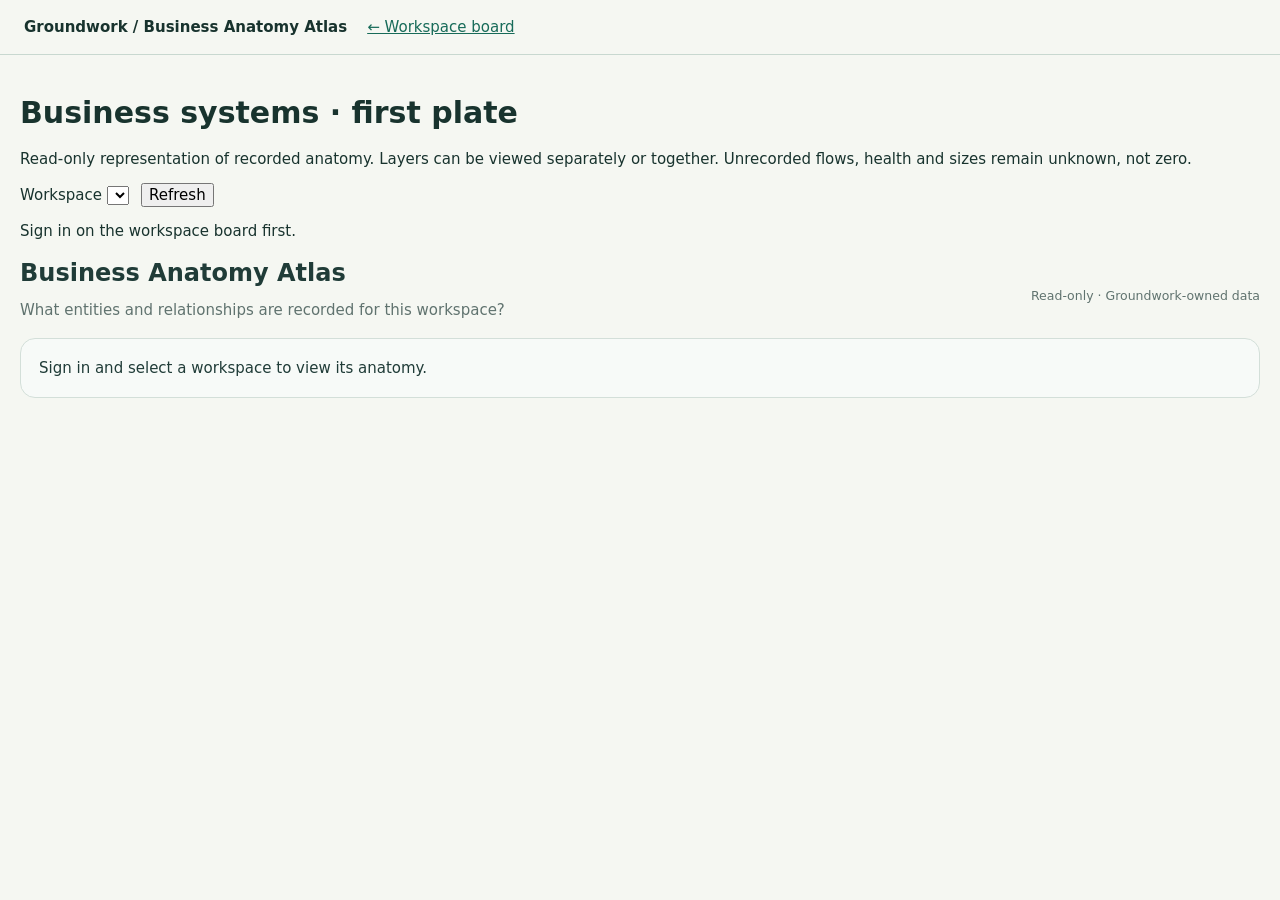
<file: atlas/index.html>
<!doctype html>
<html lang="en">
<meta charset="utf-8"><meta name="viewport" content="width=device-width,initial-scale=1">
<meta name="robots" content="noindex"><meta name="referrer" content="no-referrer">
<title>Groundwork · Business Anatomy Atlas</title>
<style>
body{margin:0;font:15px system-ui;background:#f5f7f2;color:#18332e}header{padding:18px 24px;border-bottom:1px solid #c8d8d0;display:flex;gap:20px;align-items:center;flex-wrap:wrap}main{max-width:1320px;margin:auto;padding:20px}a{color:#176b59}button,input{font:inherit}fieldset{border:1px solid #cadbd1;border-radius:10px;display:flex;gap:12px;flex-wrap:wrap;margin:16px 0}label{display:inline-flex;gap:5px;align-items:center}.plate{background:white;border:1px solid #dae5dc;border-radius:14px;overflow:auto}svg{width:100%;min-width:680px;min-height:480px}circle{fill:#e4f2eb;stroke:#19775e;stroke-width:2}line{stroke:#899b96;stroke-width:1.5}text{fill:#18332e;font:13px system-ui}small,.muted{color:#546c63}#detail{white-space:pre-wrap;overflow-wrap:anywhere}.controls{display:flex;gap:12px;align-items:center;flex-wrap:wrap}
</style>
<header><strong>Groundwork / Business Anatomy Atlas</strong><a href="/client-os/">← Workspace board</a><span id="workspace"></span></header>
<main>
<h1>Business systems · first plate</h1>
<p>Read-only representation of recorded anatomy. Layers can be viewed separately or together. Unrecorded flows, health and sizes remain unknown, not zero.</p>
<div class="controls"><label>Workspace <select id="workspaces"></select></label><button id="refresh">Refresh</button></div>
<p id="summary" role="status"></p><groundwork-atlas></groundwork-atlas>
</main>
<script src="/client-os/config.js"></script><script type="module" src="/atlas/atlas.js"></script>
</html>
</file>
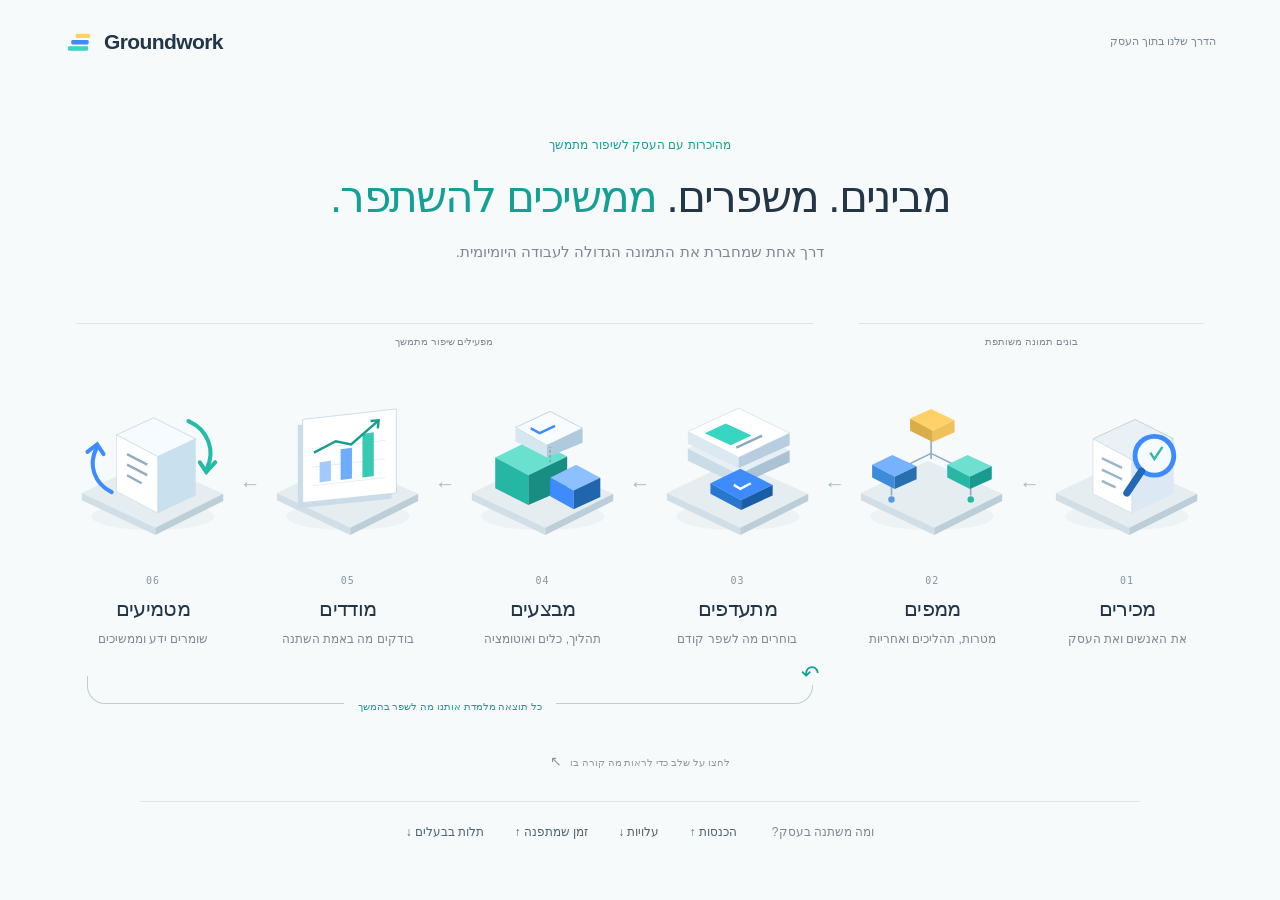
<file: system/index.html>
<!doctype html><html lang="he" dir="rtl"><head><meta charset="utf-8"><meta name="viewport" content="width=device-width,initial-scale=1"><meta name="robots" content="noindex"><title>Groundwork — הדרך שלנו</title><link rel="stylesheet" href="style.css"><script src="story.js" defer></script><link rel="icon" href="data:image/svg+xml,%3Csvg xmlns='http://www.w3.org/2000/svg' viewBox='0 0 64 64'%3E%3Crect x='8' y='42' width='42' height='9' rx='3' fill='%2336d6c3'/%3E%3Crect x='15' y='29' width='36' height='9' rx='3' fill='%233d8bff'/%3E%3Crect x='24' y='16' width='30' height='9' rx='3' fill='%23ffd166'/%3E%3C/svg%3E"></head><body><header><a href="#" class="brand" aria-label="Groundwork"><svg viewBox="0 0 64 64" aria-hidden="true"><rect x="8" y="42" width="42" height="9" rx="3" fill="#36d6c3"/><rect x="15" y="29" width="36" height="9" rx="3" fill="#3d8bff"/><rect x="24" y="16" width="30" height="9" rx="3" fill="#ffd166"/></svg>Groundwork</a><span>הדרך שלנו בתוך העסק</span></header><main><div class="intro"><div class="eyebrow">מהיכרות עם העסק לשיפור מתמשך</div><h1>מבינים. משפרים.<br class="mobile"> <em>ממשיכים להשתפר.</em></h1><p>דרך אחת שמחברת את התמונה הגדולה לעבודה היומיומית.</p></div><div class="diagram"><div class="phase first">בונים תמונה משותפת</div><div class="phase second">מפעילים שיפור מתמשך</div><div class="steps" id="steps"></div><div class="loop"><span>כל תוצאה מלמדת אותנו מה לשפר בהמשך</span><b aria-hidden="true">↶</b></div></div><div class="hint">לחצו על שלב כדי לראות מה קורה בו <span>↖</span></div><div id="detail" class="detail" hidden><span id="detail-number"></span><h2 id="detail-title"></h2><p id="detail-copy"></p><button id="close" aria-label="סגירת ההסבר">×</button></div><footer><span>ומה משתנה בעסק?</span><div><b>הכנסות ↑</b><b>עלויות ↓</b><b>זמן שמתפנה ↑</b><b>תלות בבעלים ↓</b></div></footer></main></body></html>
</file>
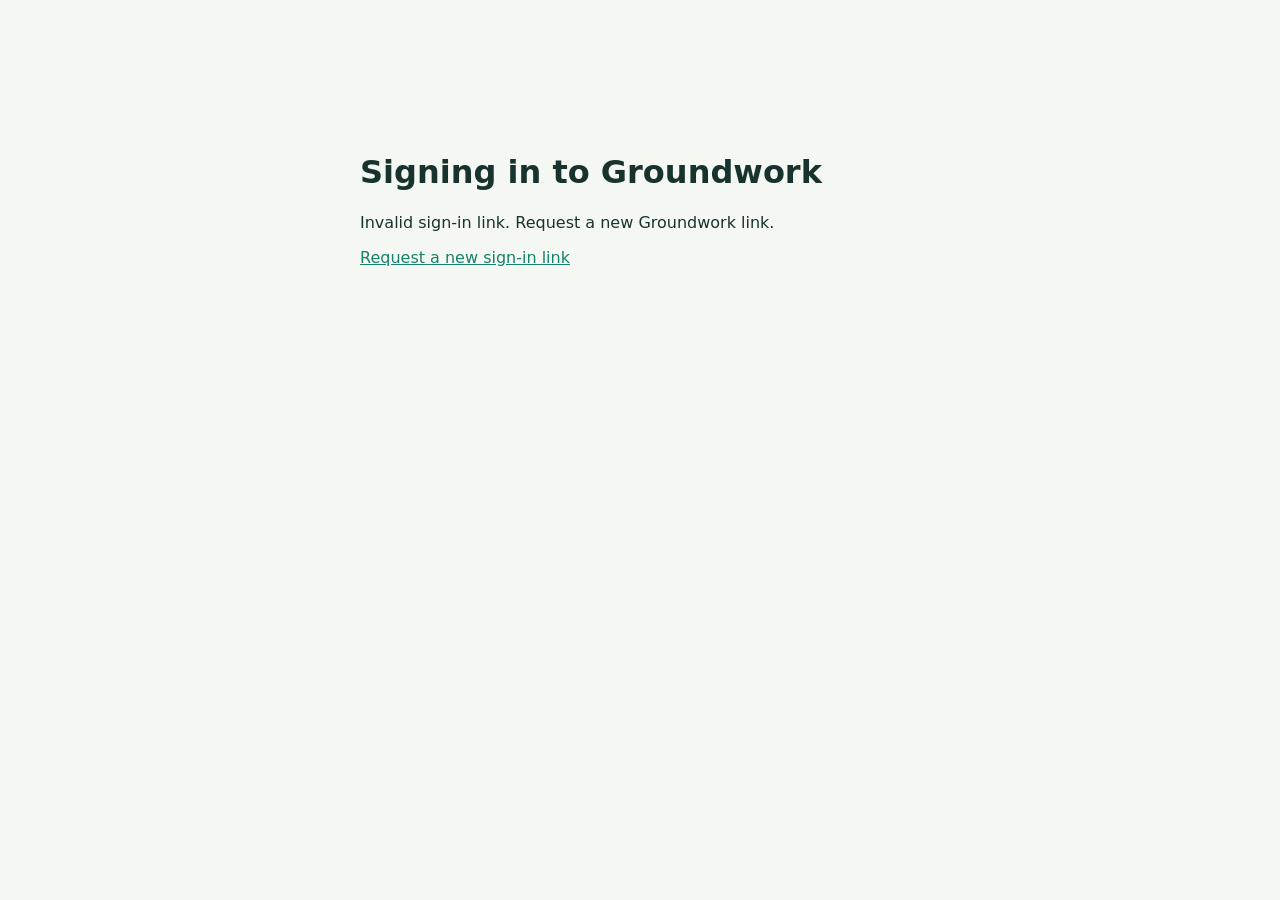
<file: auth/verify/index.html>
<!doctype html>
<html lang="en">
<head>
  <meta charset="utf-8">
  <meta name="viewport" content="width=device-width,initial-scale=1">
  <meta name="robots" content="noindex,nofollow">
  <meta name="referrer" content="no-referrer">
  <title>Signing in · Groundwork</title>
  <script>
    // Capture in memory and scrub before loading any external resource.
    window.groundworkCallback = new URLSearchParams(location.search || location.hash.slice(1));
    history.replaceState(null, '', location.pathname);
  </script>
  <style>body{font:16px system-ui;background:#f5f7f2;color:#18332e;max-width:560px;margin:12vh auto;padding:24px}a{color:#17816b}</style>
</head>
<body>
  <h1 data-i18n>Signing in to Groundwork</h1>
  <p id="status" role="status" data-i18n>Opening your workspace…</p>
  <p><a href="/client-os/" data-i18n>Request a new sign-in link</a></p>
  <script src="/client-os/shell-i18n.js"></script>
  <script src="/client-os/config.js"></script>
  <script type="module">
    import {captureMagicLink, verifyMagicLink, SESSION_KEY} from '/client-os/auth.js';
    let query = window.groundworkCallback;
    delete window.groundworkCallback;
    try {
      const magic = captureMagicLink({search: '?' + query.toString(), pathname: location.pathname}, history);
      query = null;
      if (!magic) throw new Error('Invalid sign-in link. Request a new Groundwork link.');
      sessionStorage.removeItem(SESSION_KEY);
      // Check storage before consuming the single-use credential.
      sessionStorage.setItem('groundwork-storage-check', '1');
      sessionStorage.removeItem('groundwork-storage-check');
      const accessToken = await verifyMagicLink(magic, window.GROUNDWORK_CONFIG);
      sessionStorage.setItem(SESSION_KEY, accessToken);
      location.replace('/client-os/');
    } catch (error) {
      query = null;
      const say = window.groundworkShell ? window.groundworkShell.t : (s) => s;
      document.querySelector('#status').textContent = say(error.message || 'Sign-in failed. Request a new link.');
    }
  </script>
</body>
</html>
</file>
<file: system/style.css>
:root{--ink:#233647;--muted:#7b8993;--blue:#3d8bff;--teal:#169f94;--line:#dce5e9;--paper:#f7fafb}*{box-sizing:border-box}body{margin:0;background:var(--paper);color:var(--ink);font-family:Arial,"Helvetica Neue",sans-serif;-webkit-font-smoothing:antialiased}button,a{-webkit-tap-highlight-color:transparent}button:focus-visible,a:focus-visible{outline:2px solid var(--blue);outline-offset:7px}header{max-width:1440px;margin:auto;padding:26px 5%;display:flex;justify-content:space-between;align-items:center;direction:ltr}.brand{display:flex;align-items:center;gap:9px;color:var(--ink);font-size:21px;font-weight:700;letter-spacing:-.6px;text-decoration:none}.brand svg{width:31px;height:31px}header>span{font-size:11px;color:var(--muted);direction:rtl}main{max-width:1440px;margin:auto;padding:0 5%}.intro{text-align:center;margin:55px 0 62px}.eyebrow{font-size:12px;color:var(--teal);margin-bottom:19px}h1{font-size:clamp(32px,3.4vw,49px);letter-spacing:-1.8px;margin:0;font-weight:500;line-height:1.2}em{font-style:normal;color:var(--teal)}.intro p{font-size:15px;color:var(--muted);margin-top:20px}.mobile{display:none}.diagram{position:relative;padding-top:45px}.phase{position:absolute;top:0;text-align:center;color:var(--muted);font-size:10px;border-top:1px solid var(--line);padding-top:12px}.first{right:1%;width:30%}.second{left:1%;width:64%}.steps{display:grid;grid-template-columns:repeat(6,1fr);gap:17px}.step{position:relative;display:flex;flex-direction:column;align-items:center;background:none;border:0;color:var(--ink);cursor:pointer;padding:0;font:inherit;min-width:0}.step:not(:last-child):after{content:'←';position:absolute;left:-19px;top:104px;color:#a6b9c4;font-size:21px;font-weight:400}.scene{width:100%;height:195px;position:relative;display:grid;place-items:center;transition:transform .35s}.step:hover .scene,.step[aria-expanded=true] .scene{transform:translateY(-7px)}.scene svg{width:100%;height:100%;overflow:visible}.step .number{font-size:10px;font-family:monospace;color:#8496a2;letter-spacing:1px;display:block;margin-top:12px}.step h2{font-size:21px;font-weight:500;margin:11px 0 9px;letter-spacing:-.7px}.step p{font-size:12px;color:var(--muted);margin:0;line-height:1.6}.step[aria-expanded=true] h2{color:var(--teal)}.step[aria-expanded=true] .number{color:var(--teal)}.loop{position:relative;margin:27px 35% 0 2%;border:1px solid #bdcfd3;border-top:0;border-radius:0 0 18px 18px;height:28px;text-align:center}.loop span{position:relative;top:20px;background:var(--paper);padding:0 14px;font-size:10px;color:var(--teal)}.loop>b{position:absolute;right:-7px;top:-13px;font-size:22px;font-weight:400;color:var(--teal);background:var(--paper);line-height:1}.hint{text-align:center;color:#8a98a1;font-size:10px;margin:49px 0 32px}.hint span{font-size:14px;margin-right:5px}.detail{position:relative;max-width:730px;margin:0 auto 30px;background:white;border:1px solid var(--line);border-radius:12px;padding:22px 65px 22px 45px;box-shadow:0 10px 30px #2c536707}.detail[hidden]{display:none}.detail>span{position:absolute;right:22px;top:25px;font-family:monospace;font-size:12px;color:var(--teal)}.detail h2{font-size:18px;margin:0 0 10px;font-weight:500}.detail p{font-size:14px;color:#637581;line-height:1.8;margin:0}.detail button{position:absolute;left:12px;top:12px;border:0;background:none;color:#7b8993;font-size:24px;cursor:pointer}footer{max-width:1000px;margin:0 auto 25px;padding-top:23px;border-top:1px solid var(--line);display:flex;align-items:center;justify-content:center;gap:35px;font-size:12px}footer>span{color:var(--muted)}footer>div{display:flex;gap:30px}footer b{font-size:12px;font-weight:400;color:#4c6472}@media(min-width:1500px){.intro{margin-top:80px;margin-bottom:80px}.scene{height:230px}.step:not(:last-child):after{top:123px}}@media(max-width:1000px){.steps{gap:10px}.scene{height:155px}.step:not(:last-child):after{top:84px;left:-13px;font-size:17px}.step h2{font-size:18px}.step p{font-size:10px}.intro{margin-top:40px;margin-bottom:45px}.step .number{margin-top:7px}.loop span{font-size:9px}}@media(max-width:700px){header{padding:22px 6%}.brand{font-size:18px}.brand svg{width:27px;height:27px}header>span{font-size:9px}main{padding:0 7%}.intro{margin:36px 0 25px}.eyebrow{font-size:10px;margin-bottom:15px}h1{font-size:34px;line-height:1.3;letter-spacing:-1px}.mobile{display:block}.intro p{font-size:12px;line-height:1.8;max-width:240px;margin:15px auto 0}.diagram{padding-top:5px}.phase{display:none}.steps{grid-template-columns:repeat(2,1fr);gap:30px 19px}.scene{height:160px}.step h2{font-size:21px;margin-top:9px}.step p{font-size:11px}.step:not(:last-child):after{display:none}.step:nth-child(odd):after{display:block;left:-19px;top:85px;font-size:20px}.step .number{font-size:9px;margin-top:0}.loop{margin:25px 4% 0;height:25px}.loop span{font-size:9px;top:18px;padding:0 9px}.hint{margin:40px 0 25px;font-size:9px}.detail{padding:22px 46px 22px 32px}.detail>span{right:15px;font-size:10px}.detail h2{font-size:16px}.detail p{font-size:13px}footer{flex-direction:column;gap:17px;padding-top:22px}footer>span{font-size:11px}footer>div{gap:13px;flex-wrap:wrap;justify-content:center}footer b{font-size:10px}}@media(prefers-reduced-motion:reduce){*{transition:none!important;animation:none!important}}
</file>
